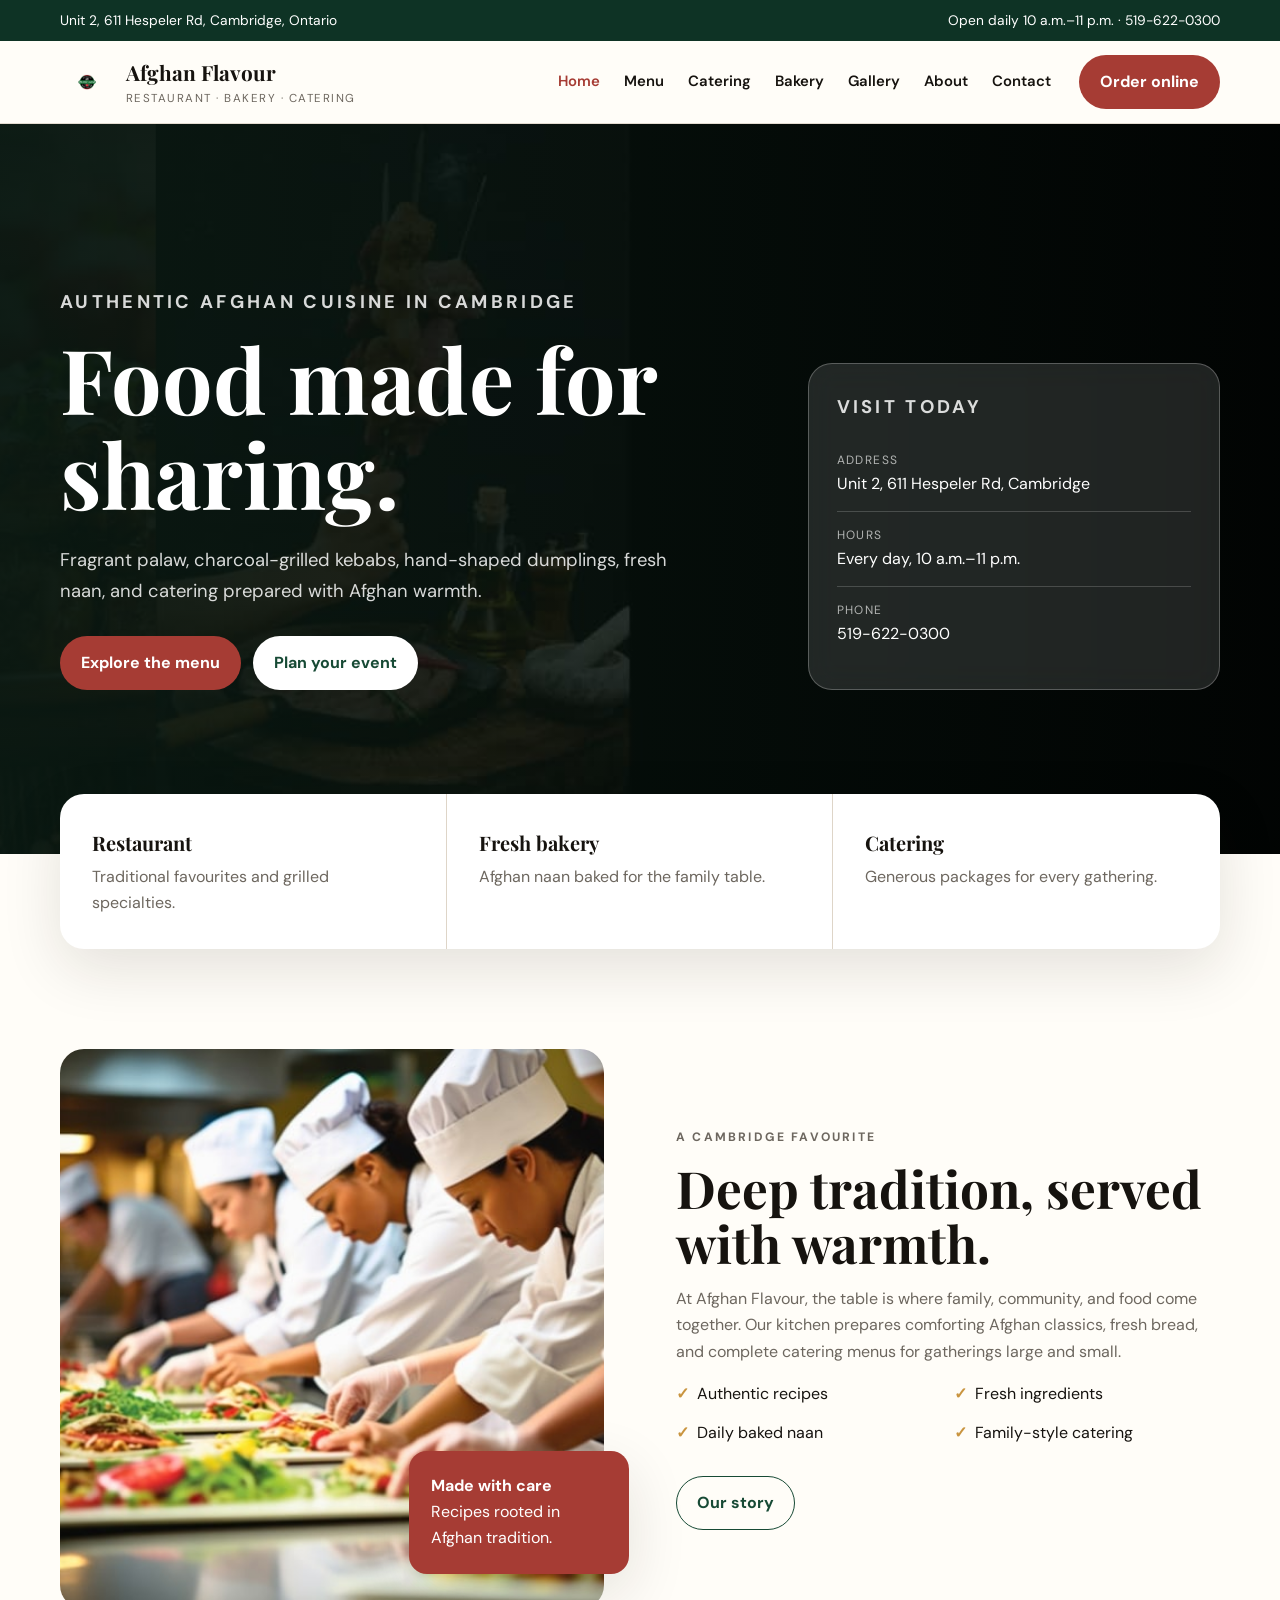
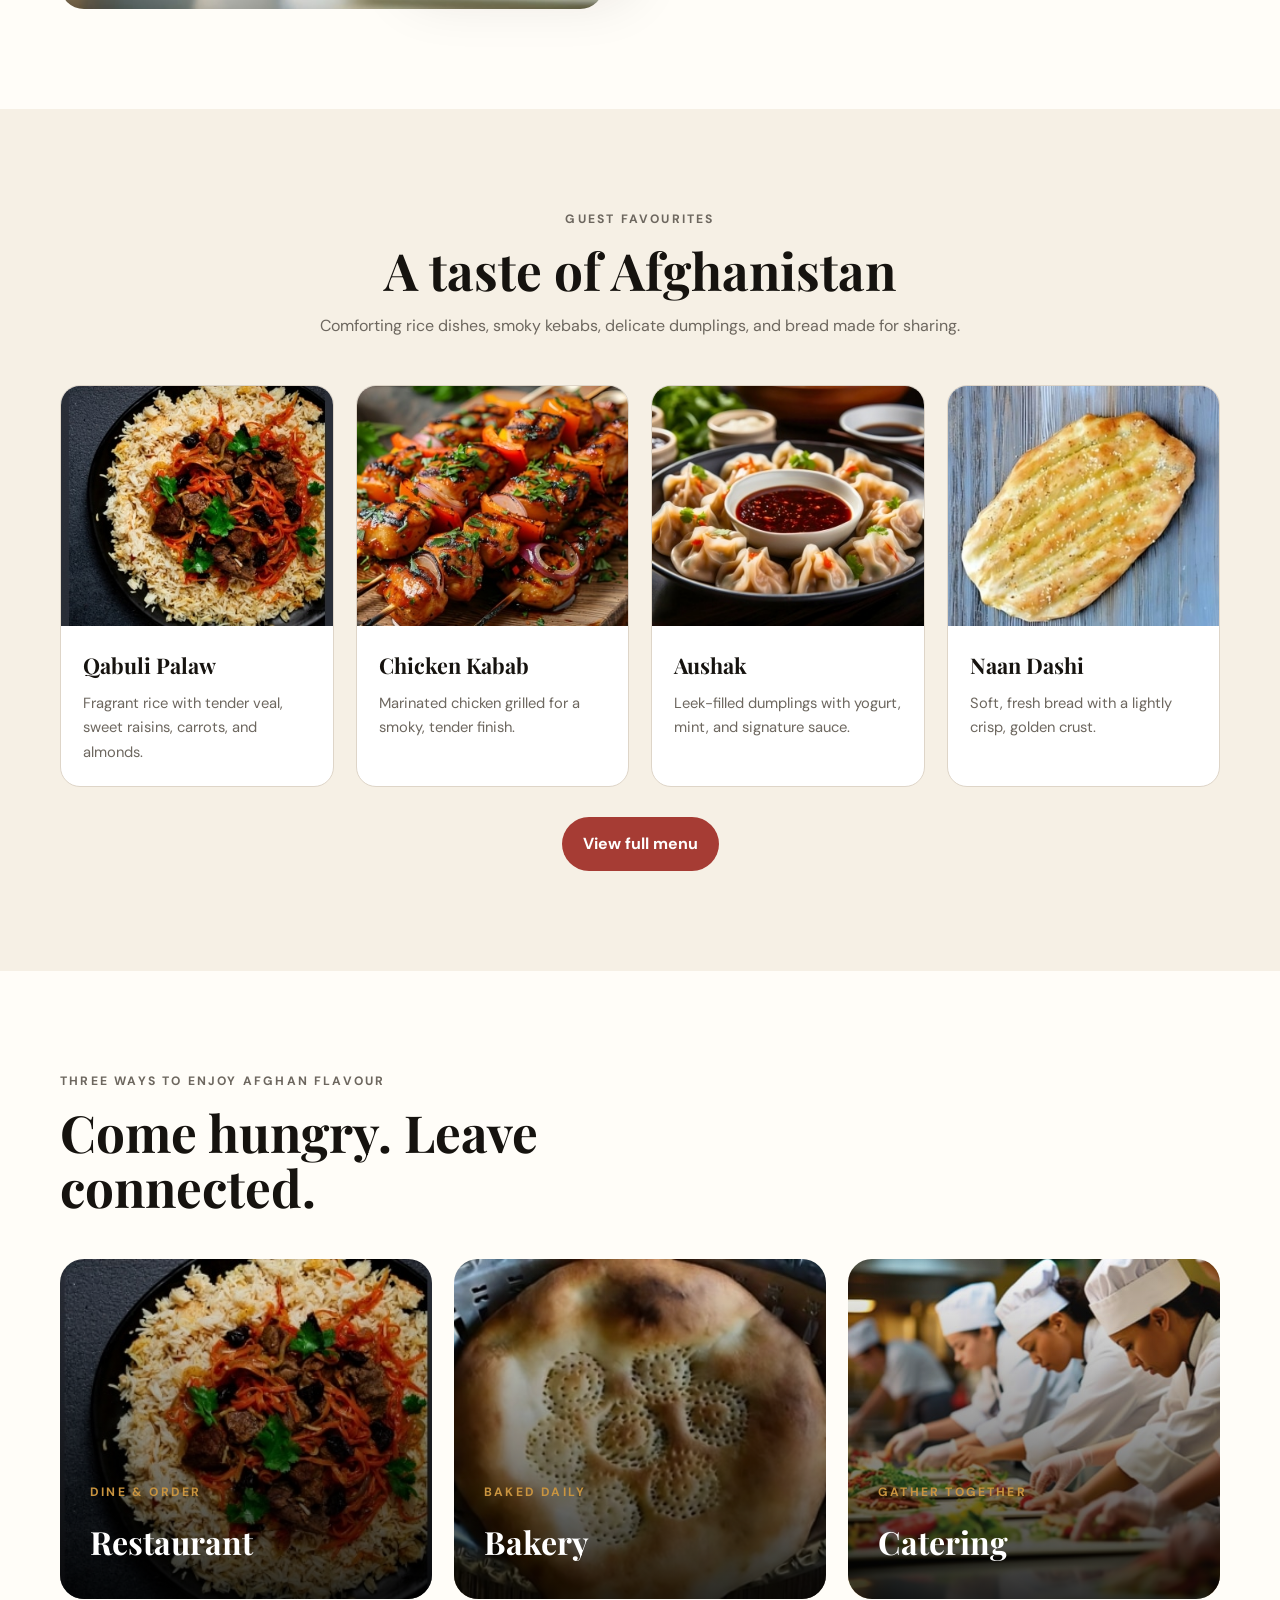
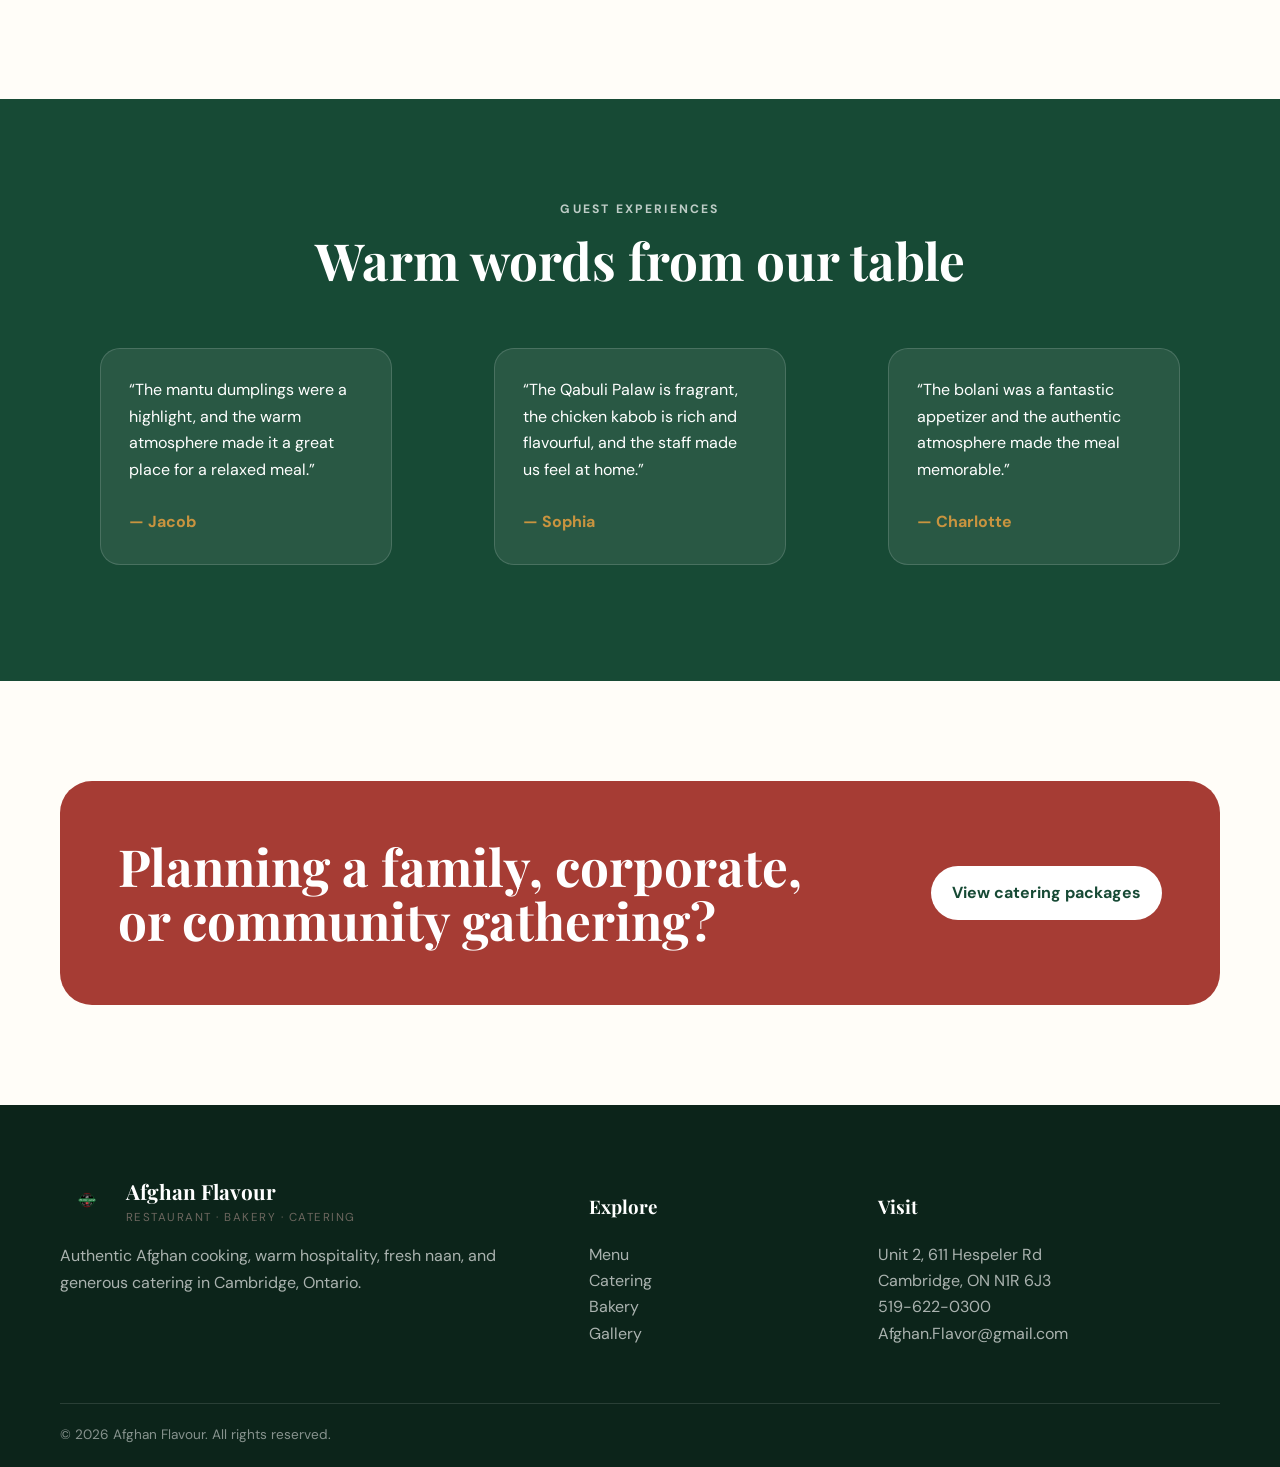
<file: index.html>
<!doctype html><html lang="en"><head><meta charset="utf-8"><meta name="viewport" content="width=device-width,initial-scale=1"><title>Home | Afghan Flavour</title><meta name="description" content="Authentic Afghan restaurant, bakery, and catering in Cambridge, Ontario."><meta name="theme-color" content="#174a35"><link rel="stylesheet" href="assets/styles.css"></head><body><a class="skip" href="#main">Skip to content</a><div class="topbar"><div class="container"><span>Unit 2, 611 Hespeler Rd, Cambridge, Ontario</span><span>Open daily 10 a.m.–11 p.m. · <a href="tel:+15196220300">519-622-0300</a></span></div></div><header class="site-header"><div class="container nav"><a class="brand" href="index.html"><img src="assets/images/file-1-1.png" alt="Afghan Flavour logo"><span><strong>Afghan Flavour</strong><small>Restaurant · Bakery · Catering</small></span></a><nav class="navlinks"><a class="active" href="index.html">Home</a><a class="" href="menu.html">Menu</a><a class="" href="catering.html">Catering</a><a class="" href="bakery.html">Bakery</a><a class="" href="gallery.html">Gallery</a><a class="" href="about.html">About</a><a class="" href="contact.html">Contact</a></nav><a class="btn btn-primary" href="https://www.clover.com/online-ordering/afghan-flavour-cambridge" target="_blank" rel="noopener">Order online</a><button class="menu-btn" data-menu aria-label="Open menu">☰</button></div></header><main id="main"><section class="hero"><div class="container hero-grid"><div><p class="eyebrow">Authentic Afghan cuisine in Cambridge</p><h1>Food made for sharing.</h1><p>Fragrant palaw, charcoal-grilled kebabs, hand-shaped dumplings, fresh naan, and catering prepared with Afghan warmth.</p><div class="actions"><a class="btn btn-primary" href="menu.html">Explore the menu</a><a class="btn btn-light" href="catering.html">Plan your event</a></div></div><aside class="hero-card"><p class="eyebrow">Visit today</p><div><span>Address</span>Unit 2, 611 Hespeler Rd, Cambridge</div><div><span>Hours</span>Every day, 10 a.m.–11 p.m.</div><div><span>Phone</span><a href="tel:+15196220300">519-622-0300</a></div></aside></div></section><div class="intro-strip"><div class="container intro-grid"><a class="intro-item" href="menu.html"><strong>Restaurant</strong><p>Traditional favourites and grilled specialties.</p></a><a class="intro-item" href="bakery.html"><strong>Fresh bakery</strong><p>Afghan naan baked for the family table.</p></a><a class="intro-item" href="catering.html"><strong>Catering</strong><p>Generous packages for every gathering.</p></a></div></div><section><div class="container split"><div class="photo-stack"><img src="assets/images/Untitled-design-2024-08-08T152100.084.jpg" alt="Afghan meal at Afghan Flavour"><div class="photo-note"><strong>Made with care</strong><br>Recipes rooted in Afghan tradition.</div></div><div class="copy"><p class="eyebrow">A Cambridge favourite</p><h2>Deep tradition, served with warmth.</h2><p>At Afghan Flavour, the table is where family, community, and food come together. Our kitchen prepares comforting Afghan classics, fresh bread, and complete catering menus for gatherings large and small.</p><ul class="checks"><li>Authentic recipes</li><li>Fresh ingredients</li><li>Daily baked naan</li><li>Family-style catering</li></ul><div class="actions"><a class="btn btn-outline" href="about.html">Our story</a></div></div></div></section><section class="section-cream"><div class="container"><div class="section-head center"><p class="eyebrow">Guest favourites</p><h2>A taste of Afghanistan</h2><p>Comforting rice dishes, smoky kebabs, delicate dumplings, and bread made for sharing.</p></div><div class="cards"><article class="card"><img src="assets/images/Kabuli-Pulao.jpg" alt="Qabuli Palaw"><div class="card-body"><h3>Qabuli Palaw</h3><p>Fragrant rice with tender veal, sweet raisins, carrots, and almonds.</p></div></article><article class="card"><img src="assets/images/Chicken-Kabab.jpg" alt="Chicken Kabab"><div class="card-body"><h3>Chicken Kabab</h3><p>Marinated chicken grilled for a smoky, tender finish.</p></div></article><article class="card"><img src="assets/images/Dumpling.jpg" alt="Aushak"><div class="card-body"><h3>Aushak</h3><p>Leek-filled dumplings with yogurt, mint, and signature sauce.</p></div></article><article class="card"><img src="assets/images/Naan-Dashi-3.jpg" alt="Naan Dashi"><div class="card-body"><h3>Naan Dashi</h3><p>Soft, fresh bread with a lightly crisp, golden crust.</p></div></article></div><div class="actions" style="justify-content:center"><a class="btn btn-primary" href="menu.html">View full menu</a></div></div></section><section><div class="container"><div class="section-head"><p class="eyebrow">Three ways to enjoy Afghan Flavour</p><h2>Come hungry. Leave connected.</h2></div><div class="category-grid"><a class="category" href="menu.html" style="background-image:url('assets/images/Kabuli-Pulao.jpg')"><p class="eyebrow">Dine & order</p><h3>Restaurant</h3></a><a class="category" href="bakery.html" style="background-image:url('assets/images/Uzbeki-Naan-2.jpg')"><p class="eyebrow">Baked daily</p><h3>Bakery</h3></a><a class="category" href="catering.html" style="background-image:url('assets/images/Untitled-design-2024-08-08T152100.084.jpg')"><p class="eyebrow">Gather together</p><h3>Catering</h3></a></div></div></section><section class="section-green"><div class="container"><div class="section-head center"><p class="eyebrow">Guest experiences</p><h2>Warm words from our table</h2></div><div class="testimonial-grid"><blockquote class="quote">“The mantu dumplings were a highlight, and the warm atmosphere made it a great place for a relaxed meal.”<br><br><cite>— Jacob</cite></blockquote><blockquote class="quote">“The Qabuli Palaw is fragrant, the chicken kabob is rich and flavourful, and the staff made us feel at home.”<br><br><cite>— Sophia</cite></blockquote><blockquote class="quote">“The bolani was a fantastic appetizer and the authentic atmosphere made the meal memorable.”<br><br><cite>— Charlotte</cite></blockquote></div></div></section><section><div class="container cta"><h2>Planning a family, corporate, or community gathering?</h2><a class="btn btn-light" href="catering.html">View catering packages</a></div></section></main><footer><div class="container footer-grid"><div><a class="brand" href="index.html"><img src="assets/images/file-1-1.png" alt="Afghan Flavour"><span><strong>Afghan Flavour</strong><small>Restaurant · Bakery · Catering</small></span></a><p>Authentic Afghan cooking, warm hospitality, fresh naan, and generous catering in Cambridge, Ontario.</p></div><div><h3>Explore</h3><ul><li><a href="menu.html">Menu</a></li><li><a href="catering.html">Catering</a></li><li><a href="bakery.html">Bakery</a></li><li><a href="gallery.html">Gallery</a></li></ul></div><div><h3>Visit</h3><ul><li>Unit 2, 611 Hespeler Rd</li><li>Cambridge, ON N1R 6J3</li><li><a href="tel:+15196220300">519-622-0300</a></li><li><a href="mailto:Afghan.Flavor@gmail.com">Afghan.Flavor@gmail.com</a></li></ul></div></div><div class="container footer-bottom">© <span data-year></span> Afghan Flavour. All rights reserved.</div></footer><script src="assets/site.js"></script></body></html>
</file>
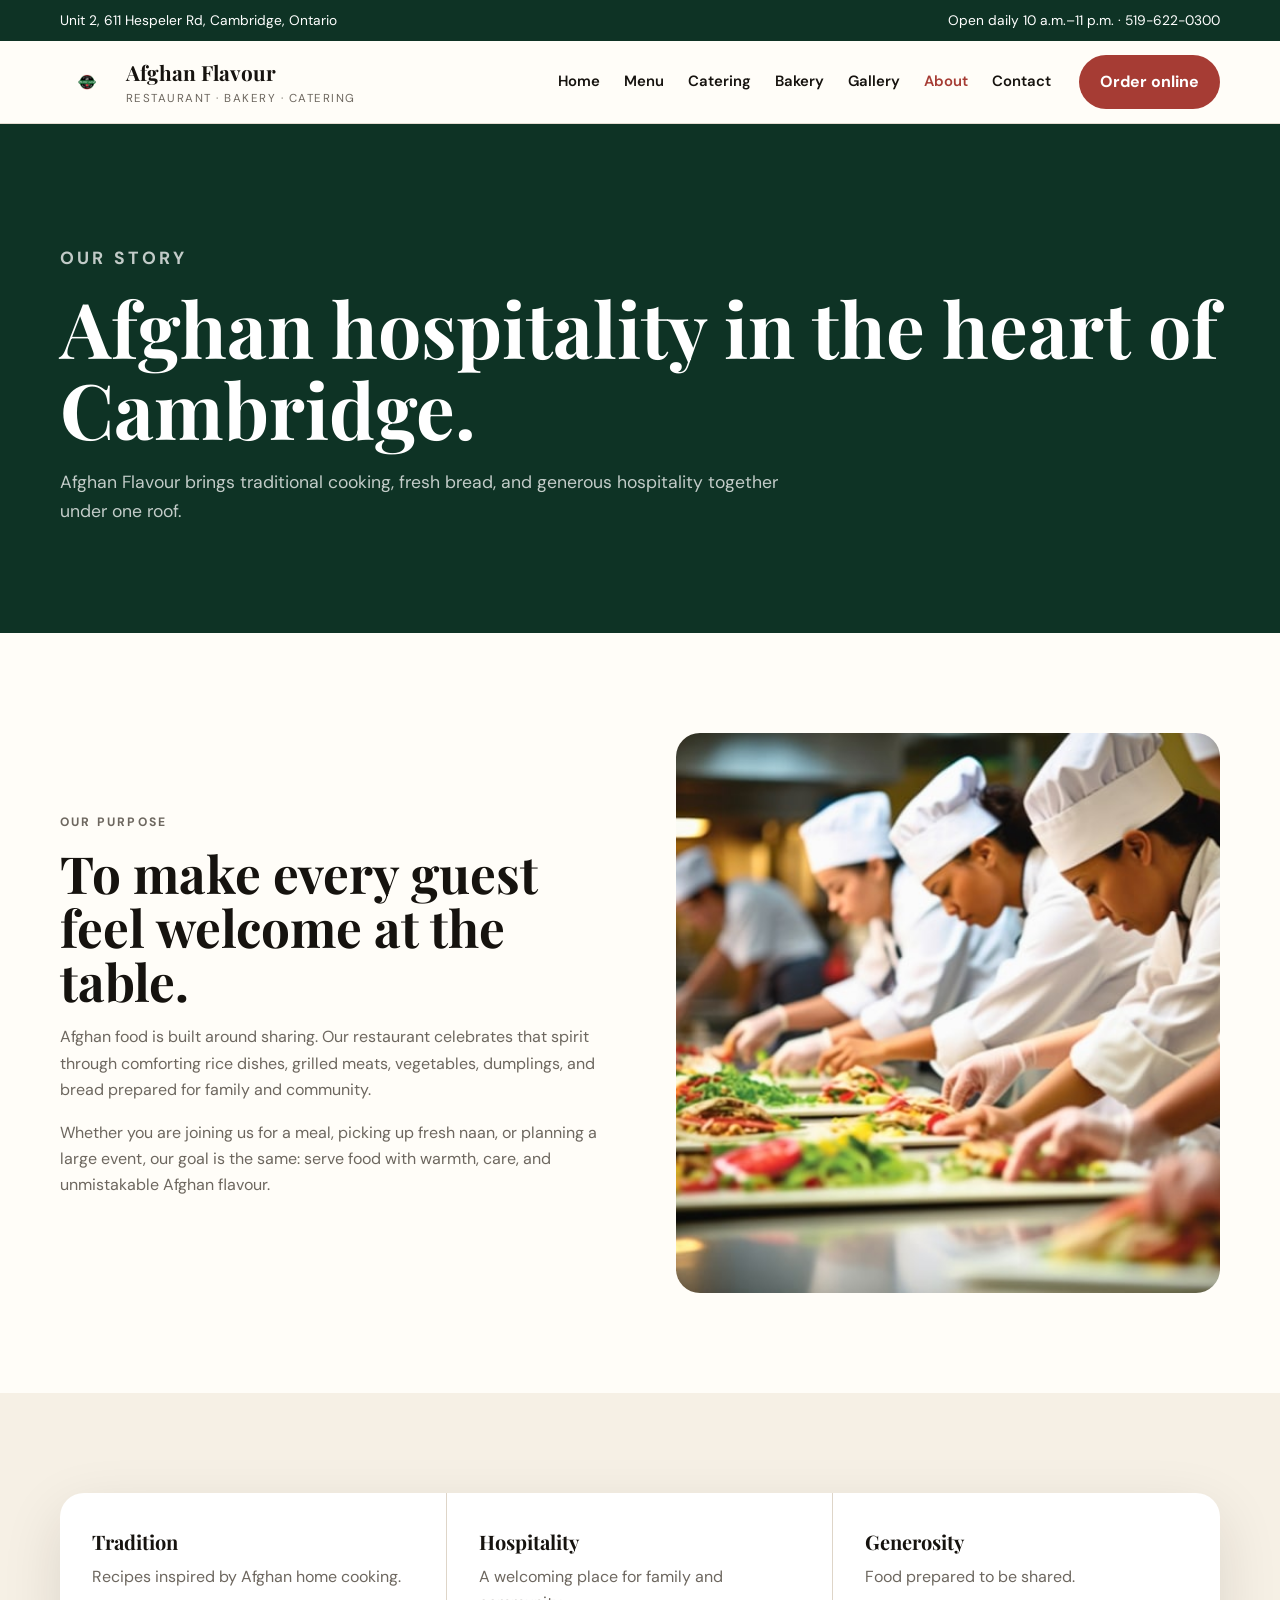
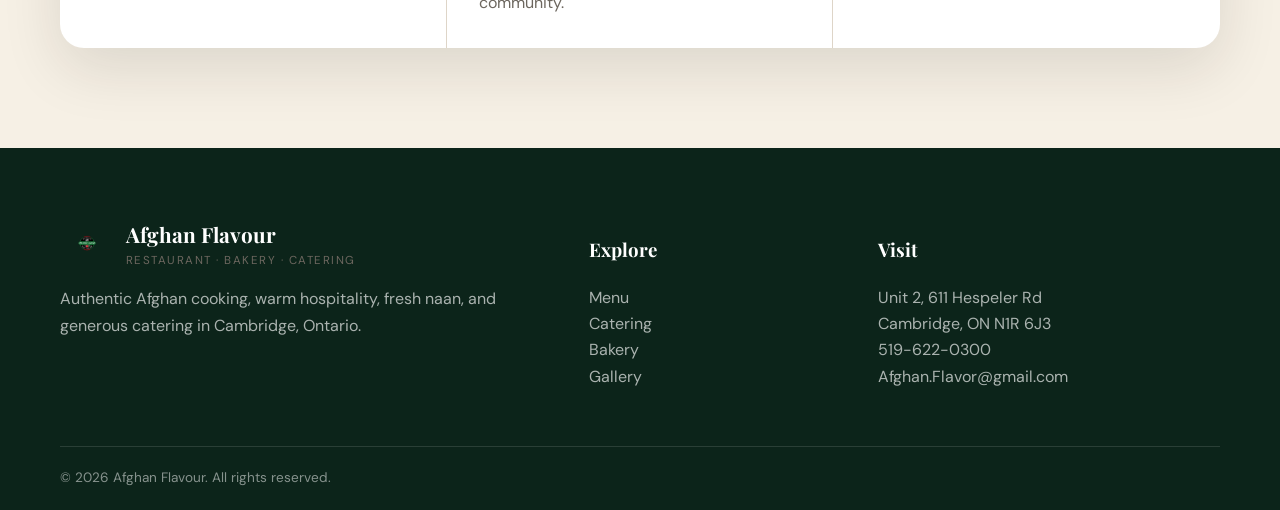
<file: about.html>
<!doctype html><html lang="en"><head><meta charset="utf-8"><meta name="viewport" content="width=device-width,initial-scale=1"><title>About | Afghan Flavour</title><meta name="description" content="Learn about Afghan Flavour restaurant, bakery, and catering."><meta name="theme-color" content="#174a35"><link rel="stylesheet" href="assets/styles.css"></head><body><a class="skip" href="#main">Skip to content</a><div class="topbar"><div class="container"><span>Unit 2, 611 Hespeler Rd, Cambridge, Ontario</span><span>Open daily 10 a.m.–11 p.m. · <a href="tel:+15196220300">519-622-0300</a></span></div></div><header class="site-header"><div class="container nav"><a class="brand" href="index.html"><img src="assets/images/file-1-1.png" alt="Afghan Flavour logo"><span><strong>Afghan Flavour</strong><small>Restaurant · Bakery · Catering</small></span></a><nav class="navlinks"><a class="" href="index.html">Home</a><a class="" href="menu.html">Menu</a><a class="" href="catering.html">Catering</a><a class="" href="bakery.html">Bakery</a><a class="" href="gallery.html">Gallery</a><a class="active" href="about.html">About</a><a class="" href="contact.html">Contact</a></nav><a class="btn btn-primary" href="https://www.clover.com/online-ordering/afghan-flavour-cambridge" target="_blank" rel="noopener">Order online</a><button class="menu-btn" data-menu aria-label="Open menu">☰</button></div></header><main id="main"><section class="page-hero"><div class="container"><p class="eyebrow">Our story</p><h1>Afghan hospitality in the heart of Cambridge.</h1><p>Afghan Flavour brings traditional cooking, fresh bread, and generous hospitality together under one roof.</p></div></section><section><div class="container split"><div class="copy"><p class="eyebrow">Our purpose</p><h2>To make every guest feel welcome at the table.</h2><p>Afghan food is built around sharing. Our restaurant celebrates that spirit through comforting rice dishes, grilled meats, vegetables, dumplings, and bread prepared for family and community.</p><p>Whether you are joining us for a meal, picking up fresh naan, or planning a large event, our goal is the same: serve food with warmth, care, and unmistakable Afghan flavour.</p></div><div class="photo-stack"><img src="assets/images/Untitled-design-2024-08-08T152100.084.jpg" alt="Afghan Flavour cuisine"></div></div></section><section class="section-cream"><div class="container"><div class="intro-grid"><div class="intro-item"><strong>Tradition</strong><p>Recipes inspired by Afghan home cooking.</p></div><div class="intro-item"><strong>Hospitality</strong><p>A welcoming place for family and community.</p></div><div class="intro-item"><strong>Generosity</strong><p>Food prepared to be shared.</p></div></div></div></section></main><footer><div class="container footer-grid"><div><a class="brand" href="index.html"><img src="assets/images/file-1-1.png" alt="Afghan Flavour"><span><strong>Afghan Flavour</strong><small>Restaurant · Bakery · Catering</small></span></a><p>Authentic Afghan cooking, warm hospitality, fresh naan, and generous catering in Cambridge, Ontario.</p></div><div><h3>Explore</h3><ul><li><a href="menu.html">Menu</a></li><li><a href="catering.html">Catering</a></li><li><a href="bakery.html">Bakery</a></li><li><a href="gallery.html">Gallery</a></li></ul></div><div><h3>Visit</h3><ul><li>Unit 2, 611 Hespeler Rd</li><li>Cambridge, ON N1R 6J3</li><li><a href="tel:+15196220300">519-622-0300</a></li><li><a href="mailto:Afghan.Flavor@gmail.com">Afghan.Flavor@gmail.com</a></li></ul></div></div><div class="container footer-bottom">© <span data-year></span> Afghan Flavour. All rights reserved.</div></footer><script src="assets/site.js"></script></body></html>
</file>
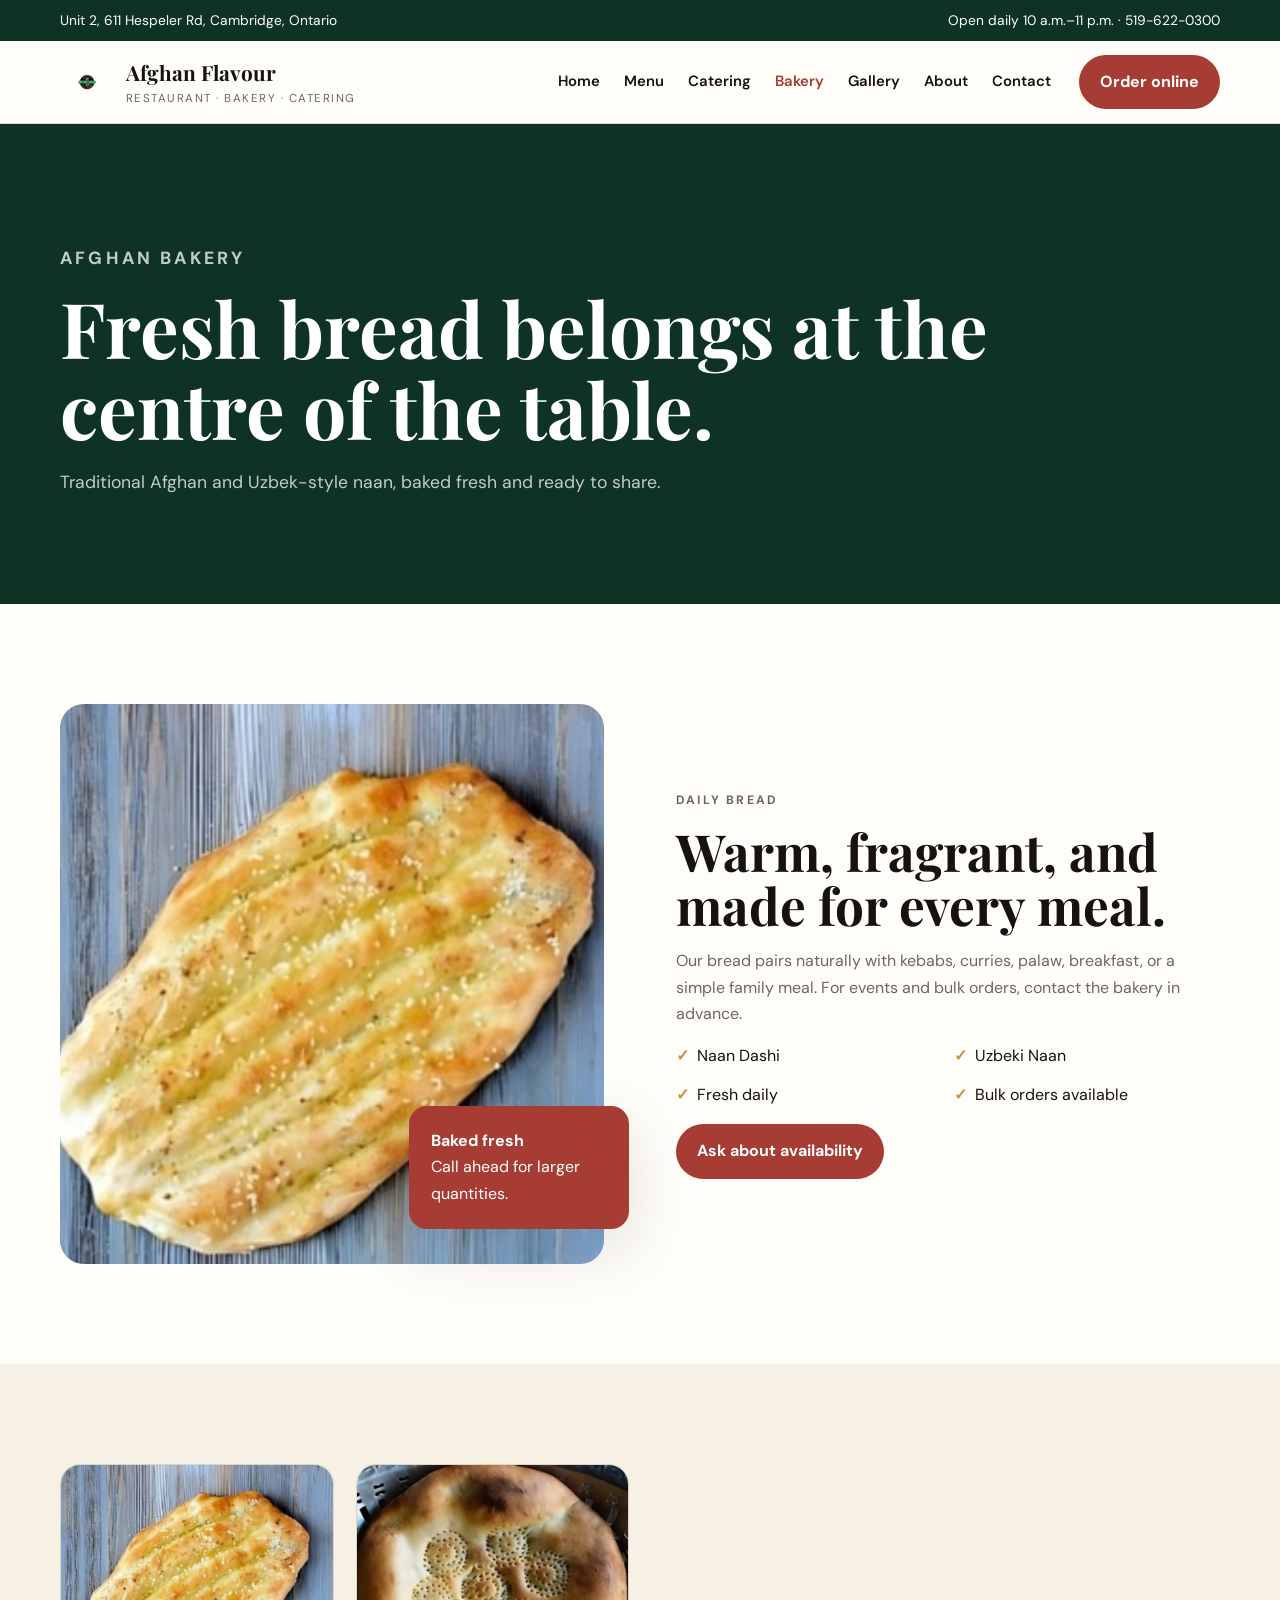
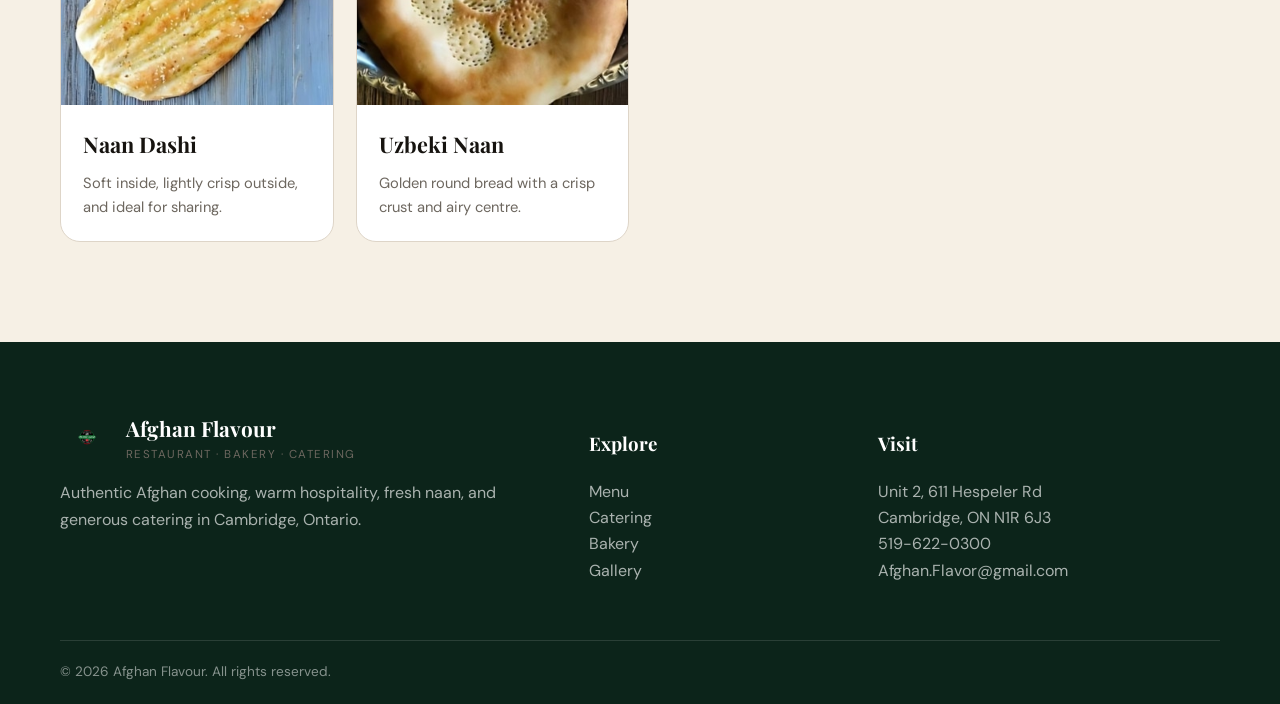
<file: bakery.html>
<!doctype html><html lang="en"><head><meta charset="utf-8"><meta name="viewport" content="width=device-width,initial-scale=1"><title>Bakery | Afghan Flavour</title><meta name="description" content="Fresh Afghan bread and Uzbeki naan in Cambridge."><meta name="theme-color" content="#174a35"><link rel="stylesheet" href="assets/styles.css"></head><body><a class="skip" href="#main">Skip to content</a><div class="topbar"><div class="container"><span>Unit 2, 611 Hespeler Rd, Cambridge, Ontario</span><span>Open daily 10 a.m.–11 p.m. · <a href="tel:+15196220300">519-622-0300</a></span></div></div><header class="site-header"><div class="container nav"><a class="brand" href="index.html"><img src="assets/images/file-1-1.png" alt="Afghan Flavour logo"><span><strong>Afghan Flavour</strong><small>Restaurant · Bakery · Catering</small></span></a><nav class="navlinks"><a class="" href="index.html">Home</a><a class="" href="menu.html">Menu</a><a class="" href="catering.html">Catering</a><a class="active" href="bakery.html">Bakery</a><a class="" href="gallery.html">Gallery</a><a class="" href="about.html">About</a><a class="" href="contact.html">Contact</a></nav><a class="btn btn-primary" href="https://www.clover.com/online-ordering/afghan-flavour-cambridge" target="_blank" rel="noopener">Order online</a><button class="menu-btn" data-menu aria-label="Open menu">☰</button></div></header><main id="main"><section class="page-hero"><div class="container"><p class="eyebrow">Afghan bakery</p><h1>Fresh bread belongs at the centre of the table.</h1><p>Traditional Afghan and Uzbek-style naan, baked fresh and ready to share.</p></div></section><section><div class="container split"><div class="photo-stack"><img src="assets/images/Naan-Dashi-3.jpg" alt="Fresh naan dashi"><div class="photo-note"><strong>Baked fresh</strong><br>Call ahead for larger quantities.</div></div><div class="copy"><p class="eyebrow">Daily bread</p><h2>Warm, fragrant, and made for every meal.</h2><p>Our bread pairs naturally with kebabs, curries, palaw, breakfast, or a simple family meal. For events and bulk orders, contact the bakery in advance.</p><ul class="checks"><li>Naan Dashi</li><li>Uzbeki Naan</li><li>Fresh daily</li><li>Bulk orders available</li></ul><a class="btn btn-primary" href="contact.html">Ask about availability</a></div></div></section><section class="section-cream"><div class="container"><div class="cards"><article class="card"><img src="assets/images/Naan-Dashi-3.jpg" alt="Naan Dashi"><div class="card-body"><h3>Naan Dashi</h3><p>Soft inside, lightly crisp outside, and ideal for sharing.</p></div></article><article class="card"><img src="assets/images/Uzbeki-Naan-2.jpg" alt="Uzbeki Naan"><div class="card-body"><h3>Uzbeki Naan</h3><p>Golden round bread with a crisp crust and airy centre.</p></div></article></div></div></section></main><footer><div class="container footer-grid"><div><a class="brand" href="index.html"><img src="assets/images/file-1-1.png" alt="Afghan Flavour"><span><strong>Afghan Flavour</strong><small>Restaurant · Bakery · Catering</small></span></a><p>Authentic Afghan cooking, warm hospitality, fresh naan, and generous catering in Cambridge, Ontario.</p></div><div><h3>Explore</h3><ul><li><a href="menu.html">Menu</a></li><li><a href="catering.html">Catering</a></li><li><a href="bakery.html">Bakery</a></li><li><a href="gallery.html">Gallery</a></li></ul></div><div><h3>Visit</h3><ul><li>Unit 2, 611 Hespeler Rd</li><li>Cambridge, ON N1R 6J3</li><li><a href="tel:+15196220300">519-622-0300</a></li><li><a href="mailto:Afghan.Flavor@gmail.com">Afghan.Flavor@gmail.com</a></li></ul></div></div><div class="container footer-bottom">© <span data-year></span> Afghan Flavour. All rights reserved.</div></footer><script src="assets/site.js"></script></body></html>
</file>
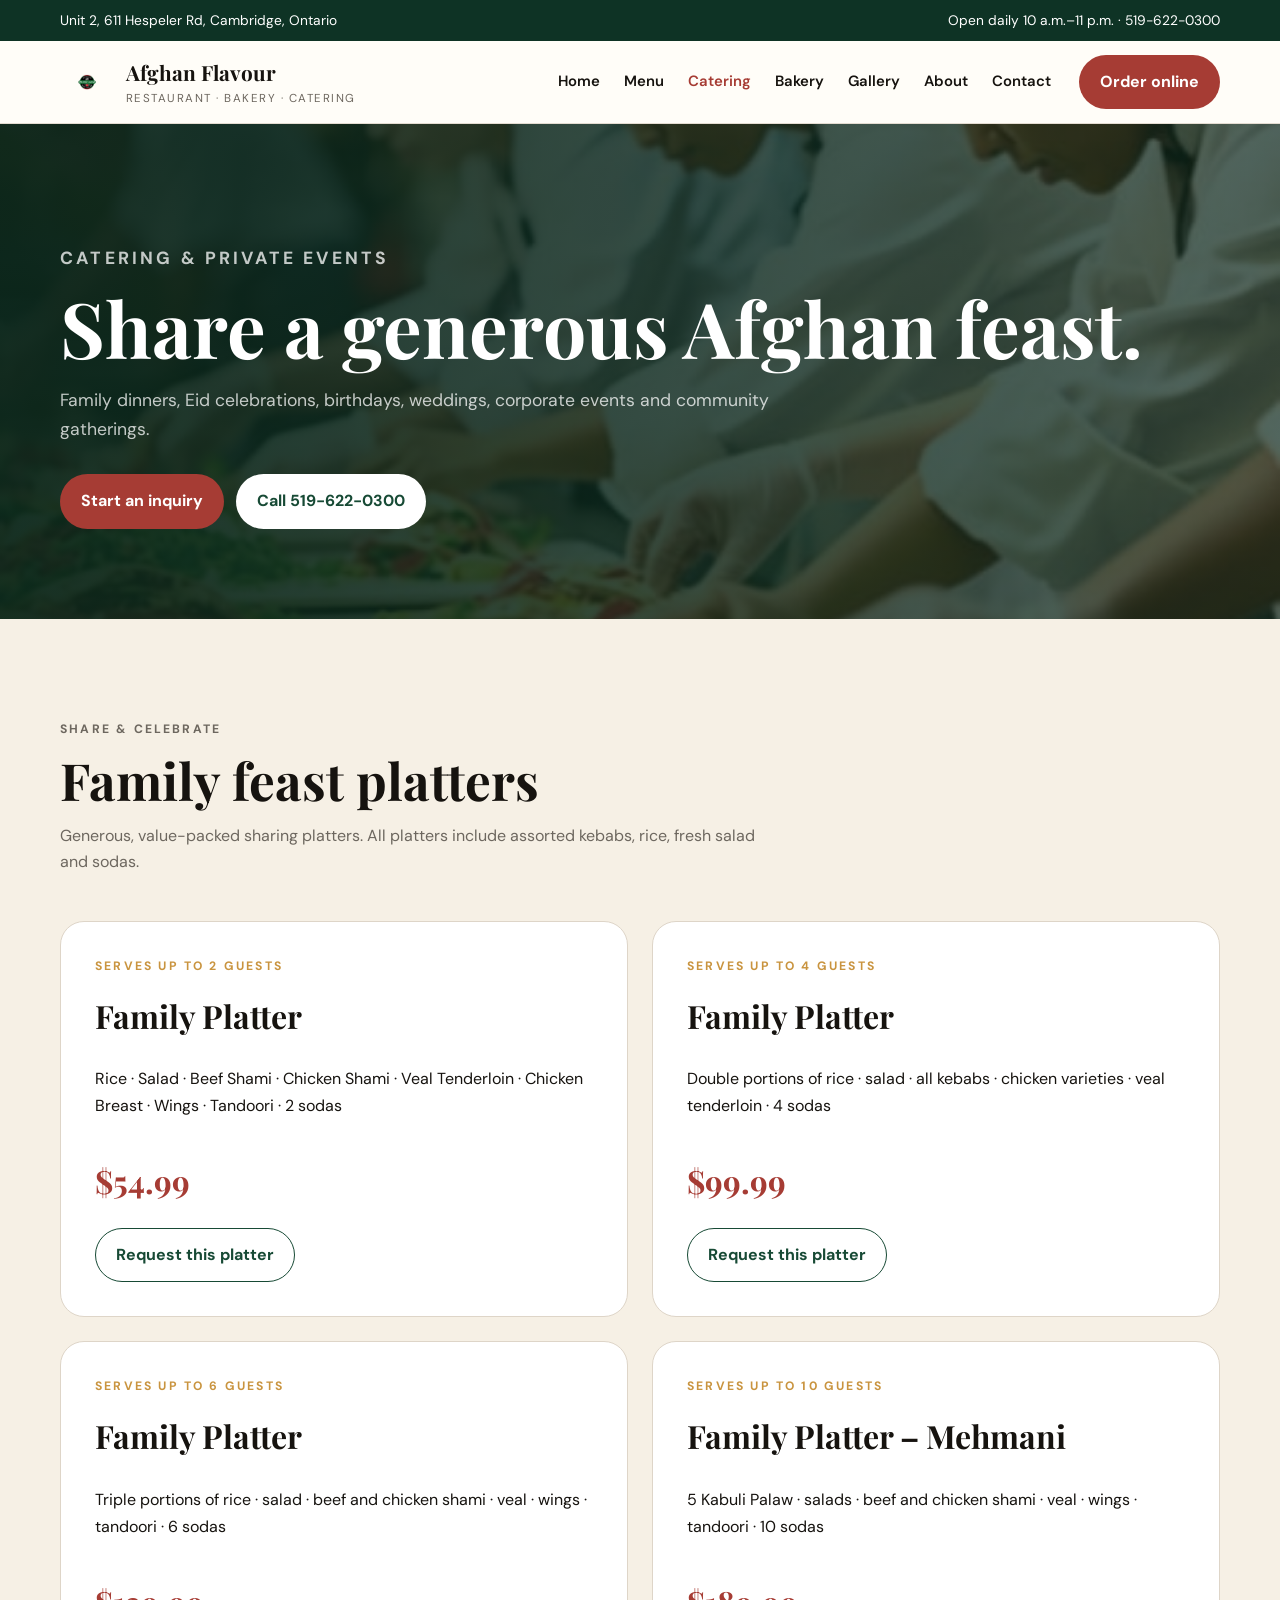
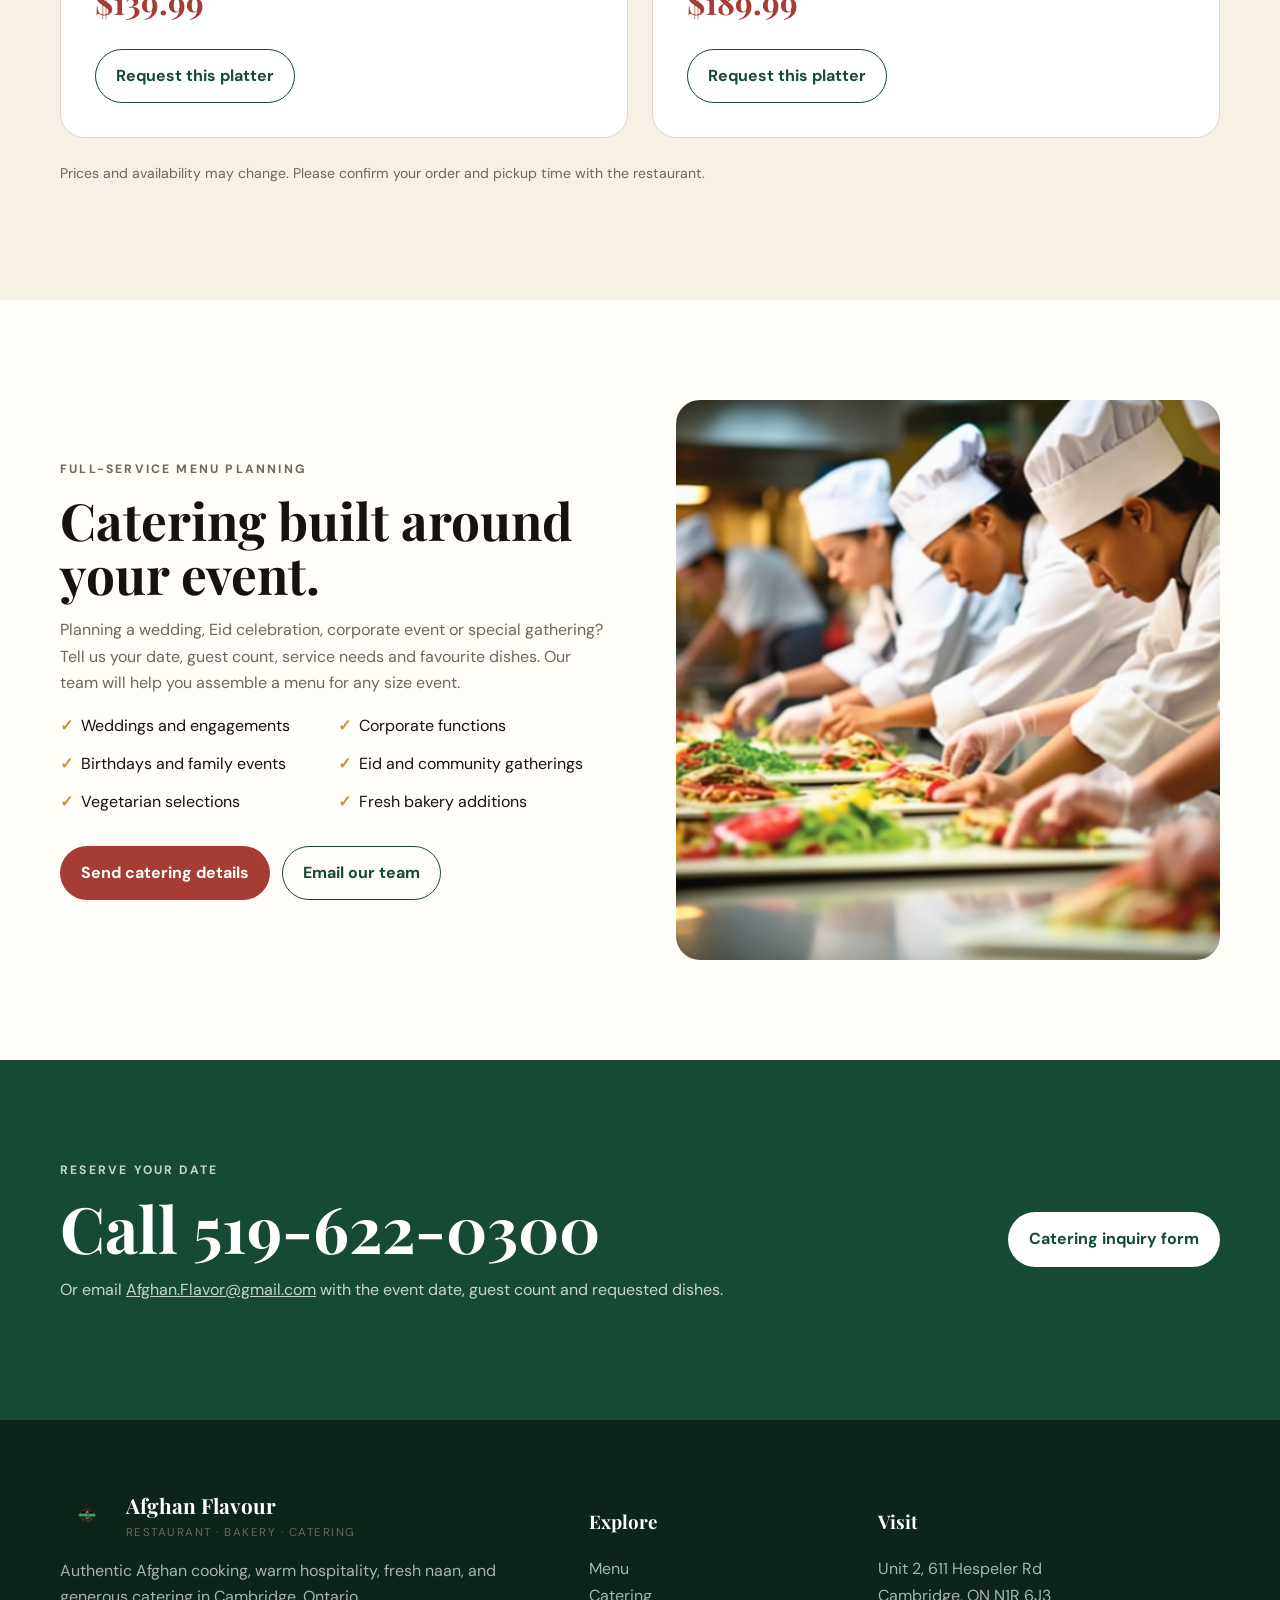
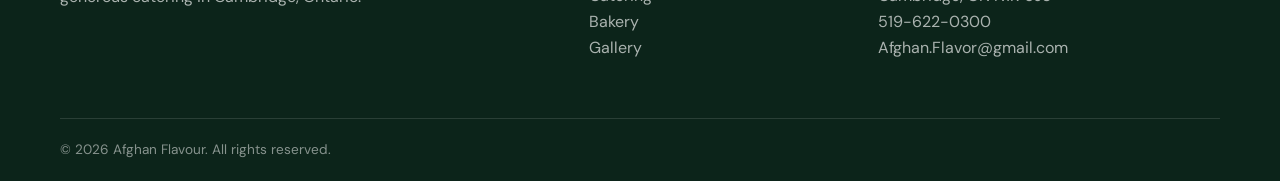
<file: catering.html>
<!doctype html><html lang="en"><head><meta charset="utf-8"><meta name="viewport" content="width=device-width,initial-scale=1"><title>Catering & Family Platters | Afghan Flavour Cambridge</title><meta name="description" content="View Afghan Flavour family feast platters and request catering for weddings, Eid, birthdays, corporate events and community gatherings."><meta name="theme-color" content="#174a35"><link rel="stylesheet" href="assets/styles.css"></head><body><a class="skip" href="#main">Skip to content</a><div class="topbar"><div class="container"><span>Unit 2, 611 Hespeler Rd, Cambridge, Ontario</span><span>Open daily 10 a.m.–11 p.m. · <a href="tel:+15196220300">519-622-0300</a></span></div></div><header class="site-header"><div class="container nav"><a class="brand" href="index.html"><img src="assets/images/file-1-1.png" alt="Afghan Flavour logo"><span><strong>Afghan Flavour</strong><small>Restaurant · Bakery · Catering</small></span></a><nav class="navlinks"><a href="index.html">Home</a><a href="menu.html">Menu</a><a class="active" href="catering.html">Catering</a><a href="bakery.html">Bakery</a><a href="gallery.html">Gallery</a><a href="about.html">About</a><a href="contact.html">Contact</a></nav><a class="btn btn-primary" href="https://www.clover.com/online-ordering/afghan-flavour-cambridge" target="_blank" rel="noopener">Order online</a><button class="menu-btn" data-menu aria-label="Open menu">☰</button></div></header><main id="main"><section class="page-hero catering-hero"><div class="container"><p class="eyebrow">Catering & private events</p><h1>Share a generous Afghan feast.</h1><p>Family dinners, Eid celebrations, birthdays, weddings, corporate events and community gatherings.</p><div class="actions"><a class="btn btn-primary" href="contact.html">Start an inquiry</a><a class="btn btn-light" href="tel:+15196220300">Call 519-622-0300</a></div></div></section><section class="section-cream"><div class="container"><div class="section-head"><p class="eyebrow">Share & celebrate</p><h2>Family feast platters</h2><p>Generous, value-packed sharing platters. All platters include assorted kebabs, rice, fresh salad and sodas.</p></div><div class="package-grid"><article class="package platter"><p class="eyebrow">Serves up to 2 guests</p><h3>Family Platter</h3><p>Rice · Salad · Beef Shami · Chicken Shami · Veal Tenderloin · Chicken Breast · Wings · Tandoori · 2 sodas</p><div class="package-price">$54.99</div><a class="btn btn-outline" href="contact.html">Request this platter</a></article><article class="package platter"><p class="eyebrow">Serves up to 4 guests</p><h3>Family Platter</h3><p>Double portions of rice · salad · all kebabs · chicken varieties · veal tenderloin · 4 sodas</p><div class="package-price">$99.99</div><a class="btn btn-outline" href="contact.html">Request this platter</a></article><article class="package platter"><p class="eyebrow">Serves up to 6 guests</p><h3>Family Platter</h3><p>Triple portions of rice · salad · beef and chicken shami · veal · wings · tandoori · 6 sodas</p><div class="package-price">$139.99</div><a class="btn btn-outline" href="contact.html">Request this platter</a></article><article class="package platter"><p class="eyebrow">Serves up to 10 guests</p><h3>Family Platter – Mehmani</h3><p>5 Kabuli Palaw · salads · beef and chicken shami · veal · wings · tandoori · 10 sodas</p><div class="package-price">$189.99</div><a class="btn btn-outline" href="contact.html">Request this platter</a></article></div><p class="price-note">Prices and availability may change. Please confirm your order and pickup time with the restaurant.</p></div></section><section><div class="container split"><div class="copy"><p class="eyebrow">Full-service menu planning</p><h2>Catering built around your event.</h2><p>Planning a wedding, Eid celebration, corporate event or special gathering? Tell us your date, guest count, service needs and favourite dishes. Our team will help you assemble a menu for any size event.</p><ul class="checks"><li>Weddings and engagements</li><li>Corporate functions</li><li>Birthdays and family events</li><li>Eid and community gatherings</li><li>Vegetarian selections</li><li>Fresh bakery additions</li></ul><div class="actions"><a class="btn btn-primary" href="contact.html">Send catering details</a><a class="btn btn-outline" href="mailto:Afghan.Flavor@gmail.com">Email our team</a></div></div><div class="photo-stack"><img src="assets/images/Untitled-design-2024-08-08T152100.084.jpg" alt="Afghan catering spread"></div></div></section><section class="section-green"><div class="container contact-banner"><div><p class="eyebrow">Reserve your date</p><h2>Call 519-622-0300</h2><p>Or email <a href="mailto:Afghan.Flavor@gmail.com">Afghan.Flavor@gmail.com</a> with the event date, guest count and requested dishes.</p></div><a class="btn btn-light" href="contact.html">Catering inquiry form</a></div></section></main><footer><div class="container footer-grid"><div><a class="brand" href="index.html"><img src="assets/images/file-1-1.png" alt="Afghan Flavour"><span><strong>Afghan Flavour</strong><small>Restaurant · Bakery · Catering</small></span></a><p>Authentic Afghan cooking, warm hospitality, fresh naan, and generous catering in Cambridge, Ontario.</p></div><div><h3>Explore</h3><ul><li><a href="menu.html">Menu</a></li><li><a href="catering.html">Catering</a></li><li><a href="bakery.html">Bakery</a></li><li><a href="gallery.html">Gallery</a></li></ul></div><div><h3>Visit</h3><ul><li>Unit 2, 611 Hespeler Rd</li><li>Cambridge, ON N1R 6J3</li><li><a href="tel:+15196220300">519-622-0300</a></li><li><a href="mailto:Afghan.Flavor@gmail.com">Afghan.Flavor@gmail.com</a></li></ul></div></div><div class="container footer-bottom">© <span data-year></span> Afghan Flavour. All rights reserved.</div></footer><script src="assets/site.js"></script></body></html>
</file>
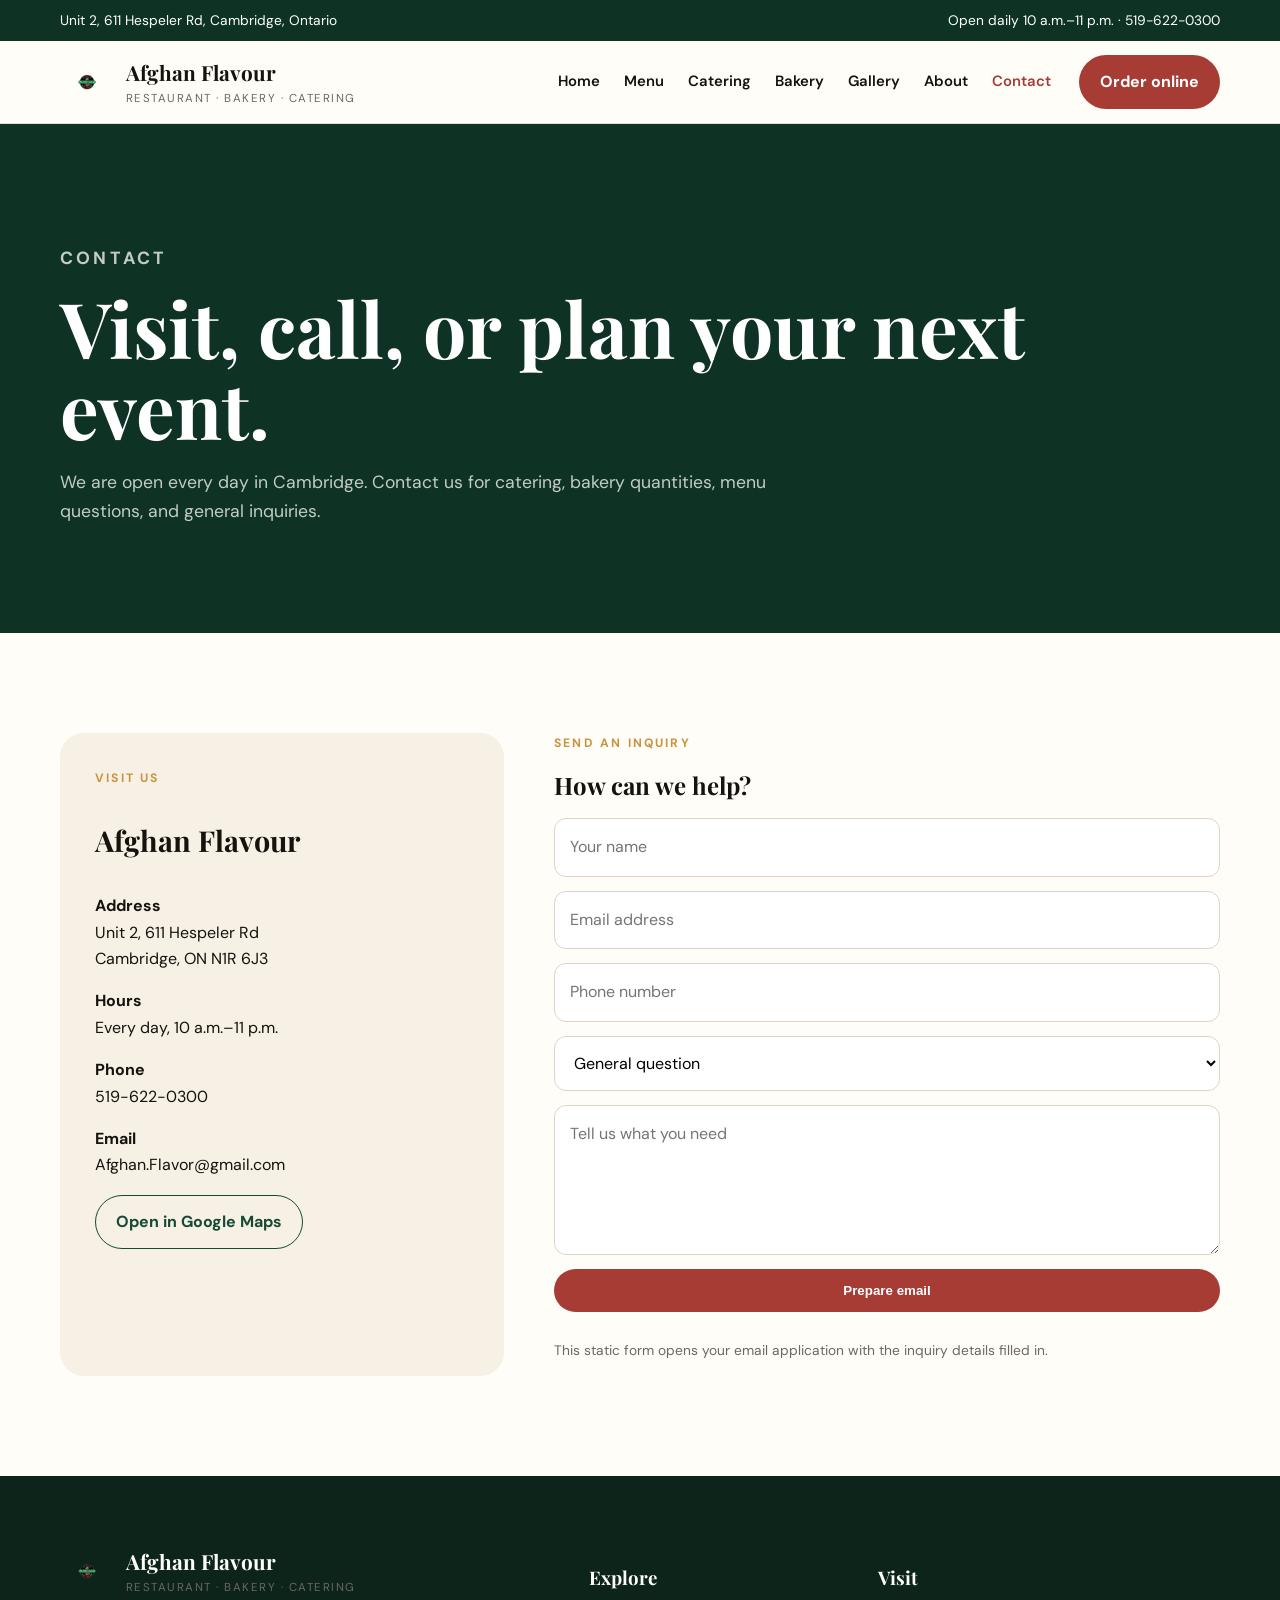
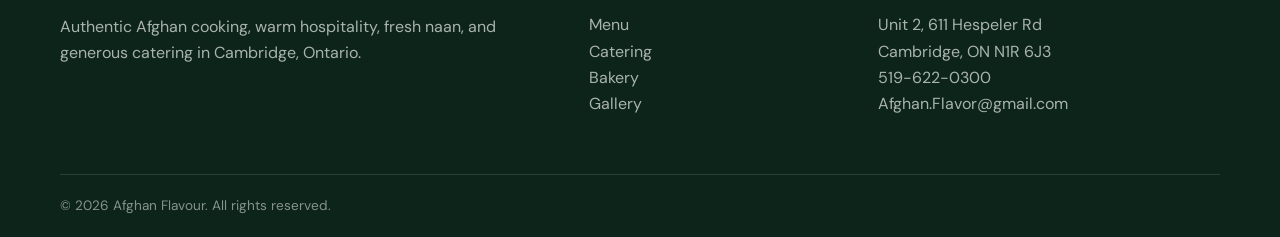
<file: contact.html>
<!doctype html><html lang="en"><head><meta charset="utf-8"><meta name="viewport" content="width=device-width,initial-scale=1"><title>Contact | Afghan Flavour</title><meta name="description" content="Contact Afghan Flavour in Cambridge, Ontario."><meta name="theme-color" content="#174a35"><link rel="stylesheet" href="assets/styles.css"></head><body><a class="skip" href="#main">Skip to content</a><div class="topbar"><div class="container"><span>Unit 2, 611 Hespeler Rd, Cambridge, Ontario</span><span>Open daily 10 a.m.–11 p.m. · <a href="tel:+15196220300">519-622-0300</a></span></div></div><header class="site-header"><div class="container nav"><a class="brand" href="index.html"><img src="assets/images/file-1-1.png" alt="Afghan Flavour logo"><span><strong>Afghan Flavour</strong><small>Restaurant · Bakery · Catering</small></span></a><nav class="navlinks"><a class="" href="index.html">Home</a><a class="" href="menu.html">Menu</a><a class="" href="catering.html">Catering</a><a class="" href="bakery.html">Bakery</a><a class="" href="gallery.html">Gallery</a><a class="" href="about.html">About</a><a class="active" href="contact.html">Contact</a></nav><a class="btn btn-primary" href="https://www.clover.com/online-ordering/afghan-flavour-cambridge" target="_blank" rel="noopener">Order online</a><button class="menu-btn" data-menu aria-label="Open menu">☰</button></div></header><main id="main"><section class="page-hero"><div class="container"><p class="eyebrow">Contact</p><h1>Visit, call, or plan your next event.</h1><p>We are open every day in Cambridge. Contact us for catering, bakery quantities, menu questions, and general inquiries.</p></div></section><section><div class="container contact-grid"><div class="contact-card"><p class="eyebrow">Visit us</p><h3>Afghan Flavour</h3><p><strong>Address</strong><br>Unit 2, 611 Hespeler Rd<br>Cambridge, ON N1R 6J3</p><p><strong>Hours</strong><br>Every day, 10 a.m.–11 p.m.</p><p><strong>Phone</strong><br><a href="tel:+15196220300">519-622-0300</a></p><p><strong>Email</strong><br><a href="mailto:Afghan.Flavor@gmail.com">Afghan.Flavor@gmail.com</a></p><a class="btn btn-outline" target="_blank" rel="noopener" href="https://www.google.com/maps/search/?api=1&query=611+Hespeler+Rd+Cambridge+ON">Open in Google Maps</a></div><div><p class="eyebrow">Send an inquiry</p><h2>How can we help?</h2><form class="form"><input name="name" placeholder="Your name" required><input name="email" type="email" placeholder="Email address" required><input name="phone" placeholder="Phone number"><select name="subject"><option>General question</option><option>Catering inquiry</option><option>Bakery order</option><option>Restaurant feedback</option></select><textarea name="message" placeholder="Tell us what you need" required></textarea><button class="btn btn-primary" type="submit">Prepare email</button><p class="notice">This static form opens your email application with the inquiry details filled in.</p></form></div></div></section></main><footer><div class="container footer-grid"><div><a class="brand" href="index.html"><img src="assets/images/file-1-1.png" alt="Afghan Flavour"><span><strong>Afghan Flavour</strong><small>Restaurant · Bakery · Catering</small></span></a><p>Authentic Afghan cooking, warm hospitality, fresh naan, and generous catering in Cambridge, Ontario.</p></div><div><h3>Explore</h3><ul><li><a href="menu.html">Menu</a></li><li><a href="catering.html">Catering</a></li><li><a href="bakery.html">Bakery</a></li><li><a href="gallery.html">Gallery</a></li></ul></div><div><h3>Visit</h3><ul><li>Unit 2, 611 Hespeler Rd</li><li>Cambridge, ON N1R 6J3</li><li><a href="tel:+15196220300">519-622-0300</a></li><li><a href="mailto:Afghan.Flavor@gmail.com">Afghan.Flavor@gmail.com</a></li></ul></div></div><div class="container footer-bottom">© <span data-year></span> Afghan Flavour. All rights reserved.</div></footer><script src="assets/site.js"></script></body></html>
</file>
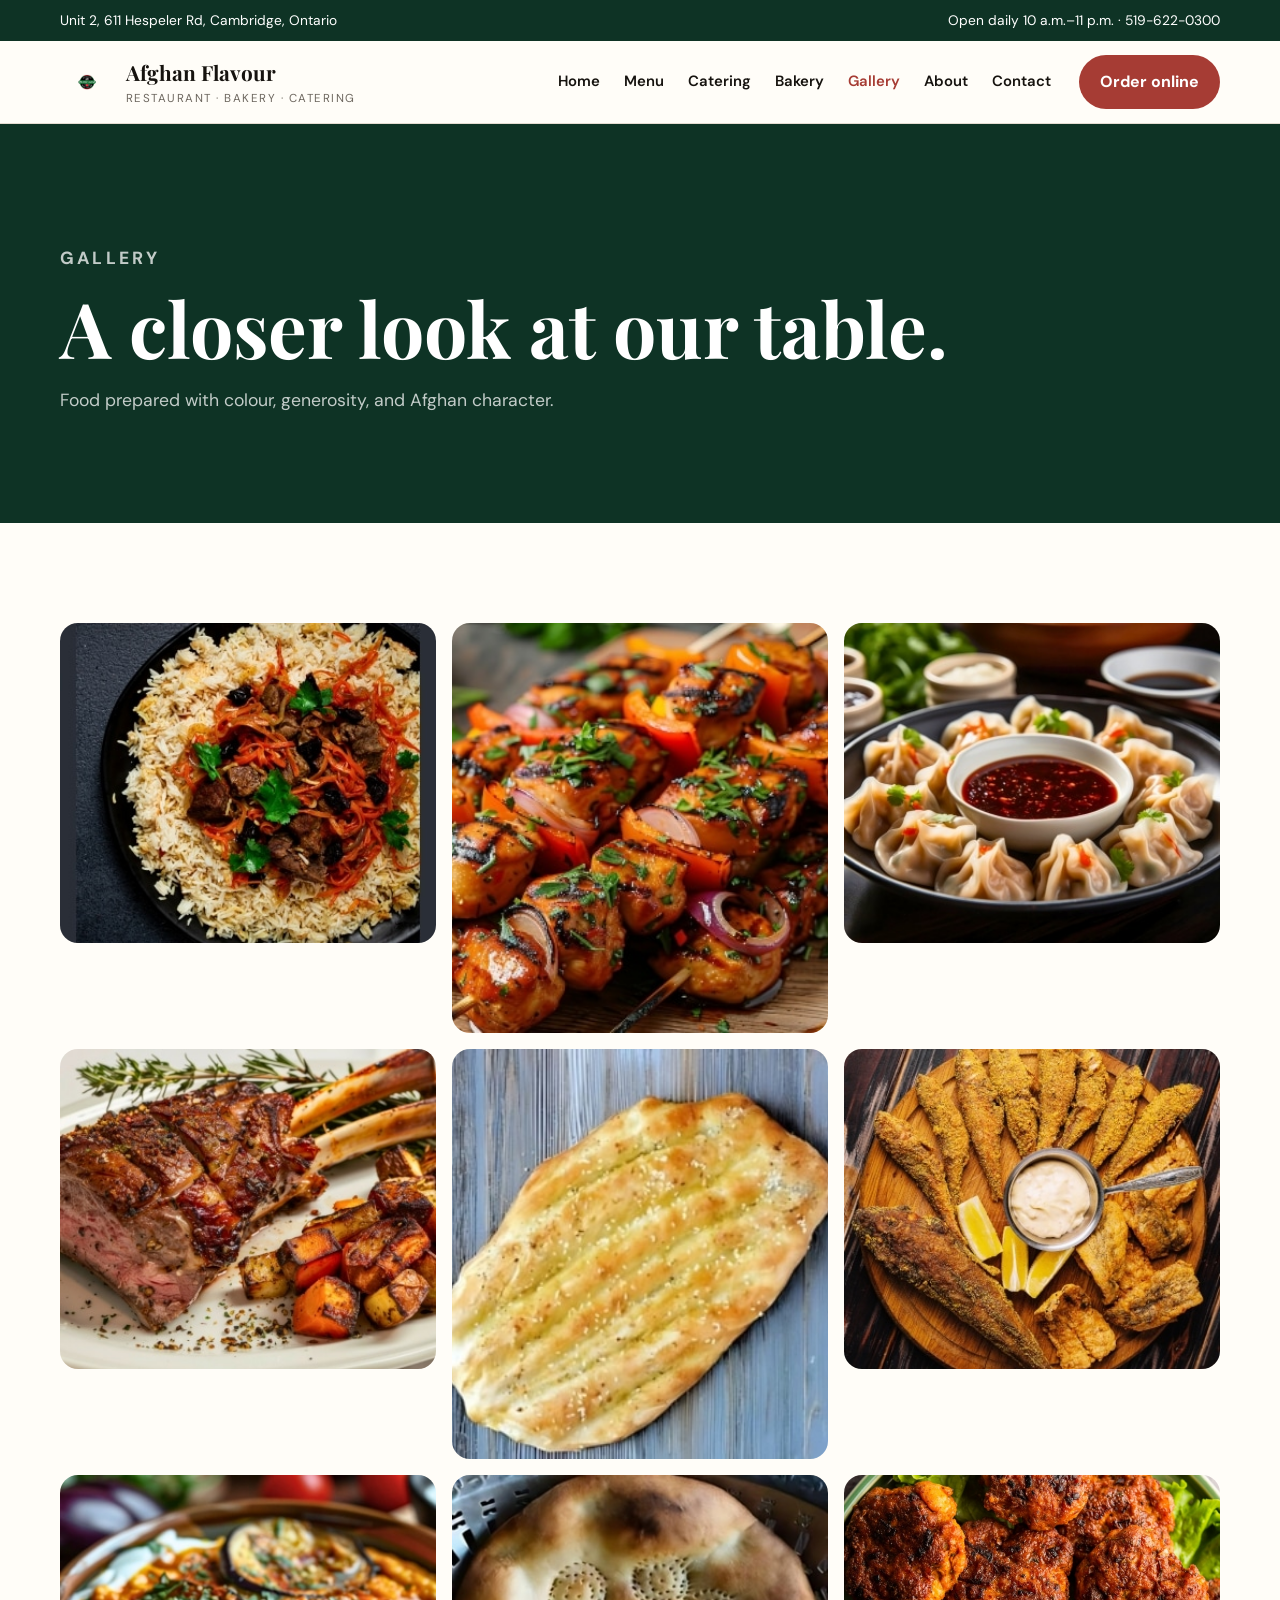
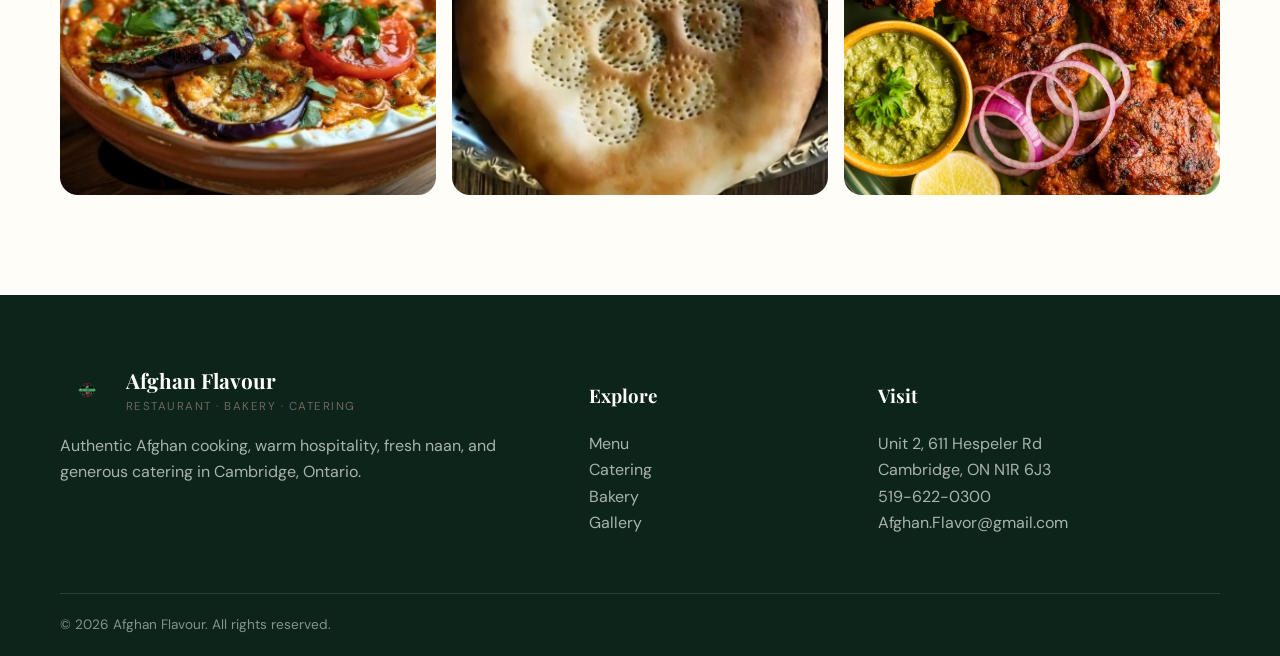
<file: gallery.html>
<!doctype html><html lang="en"><head><meta charset="utf-8"><meta name="viewport" content="width=device-width,initial-scale=1"><title>Gallery | Afghan Flavour</title><meta name="description" content="Afghan cuisine and bakery gallery."><meta name="theme-color" content="#174a35"><link rel="stylesheet" href="assets/styles.css"></head><body><a class="skip" href="#main">Skip to content</a><div class="topbar"><div class="container"><span>Unit 2, 611 Hespeler Rd, Cambridge, Ontario</span><span>Open daily 10 a.m.–11 p.m. · <a href="tel:+15196220300">519-622-0300</a></span></div></div><header class="site-header"><div class="container nav"><a class="brand" href="index.html"><img src="assets/images/file-1-1.png" alt="Afghan Flavour logo"><span><strong>Afghan Flavour</strong><small>Restaurant · Bakery · Catering</small></span></a><nav class="navlinks"><a class="" href="index.html">Home</a><a class="" href="menu.html">Menu</a><a class="" href="catering.html">Catering</a><a class="" href="bakery.html">Bakery</a><a class="active" href="gallery.html">Gallery</a><a class="" href="about.html">About</a><a class="" href="contact.html">Contact</a></nav><a class="btn btn-primary" href="https://www.clover.com/online-ordering/afghan-flavour-cambridge" target="_blank" rel="noopener">Order online</a><button class="menu-btn" data-menu aria-label="Open menu">☰</button></div></header><main id="main"><section class="page-hero"><div class="container"><p class="eyebrow">Gallery</p><h1>A closer look at our table.</h1><p>Food prepared with colour, generosity, and Afghan character.</p></div></section><section><div class="container gallery"><img loading="lazy" src="assets/images/Kabuli-Pulao.jpg" alt="Afghan Flavour food"><img loading="lazy" src="assets/images/Chicken-Kabab.jpg" alt="Afghan Flavour food"><img loading="lazy" src="assets/images/Dumpling.jpg" alt="Afghan Flavour food"><img loading="lazy" src="assets/images/Lamb-3.jpg" alt="Afghan Flavour food"><img loading="lazy" src="assets/images/Naan-Dashi-3.jpg" alt="Afghan Flavour food"><img loading="lazy" src="assets/images/Fried-Fish.jpg" alt="Afghan Flavour food"><img loading="lazy" src="assets/images/Untitled-design-2024-08-08T141640.325.jpg" alt="Afghan Flavour food"><img loading="lazy" src="assets/images/Uzbeki-Naan-2.jpg" alt="Afghan Flavour food"><img loading="lazy" src="assets/images/chapli-kabab.jpg" alt="Afghan Flavour food"></div></section></main><footer><div class="container footer-grid"><div><a class="brand" href="index.html"><img src="assets/images/file-1-1.png" alt="Afghan Flavour"><span><strong>Afghan Flavour</strong><small>Restaurant · Bakery · Catering</small></span></a><p>Authentic Afghan cooking, warm hospitality, fresh naan, and generous catering in Cambridge, Ontario.</p></div><div><h3>Explore</h3><ul><li><a href="menu.html">Menu</a></li><li><a href="catering.html">Catering</a></li><li><a href="bakery.html">Bakery</a></li><li><a href="gallery.html">Gallery</a></li></ul></div><div><h3>Visit</h3><ul><li>Unit 2, 611 Hespeler Rd</li><li>Cambridge, ON N1R 6J3</li><li><a href="tel:+15196220300">519-622-0300</a></li><li><a href="mailto:Afghan.Flavor@gmail.com">Afghan.Flavor@gmail.com</a></li></ul></div></div><div class="container footer-bottom">© <span data-year></span> Afghan Flavour. All rights reserved.</div></footer><script src="assets/site.js"></script></body></html>
</file>
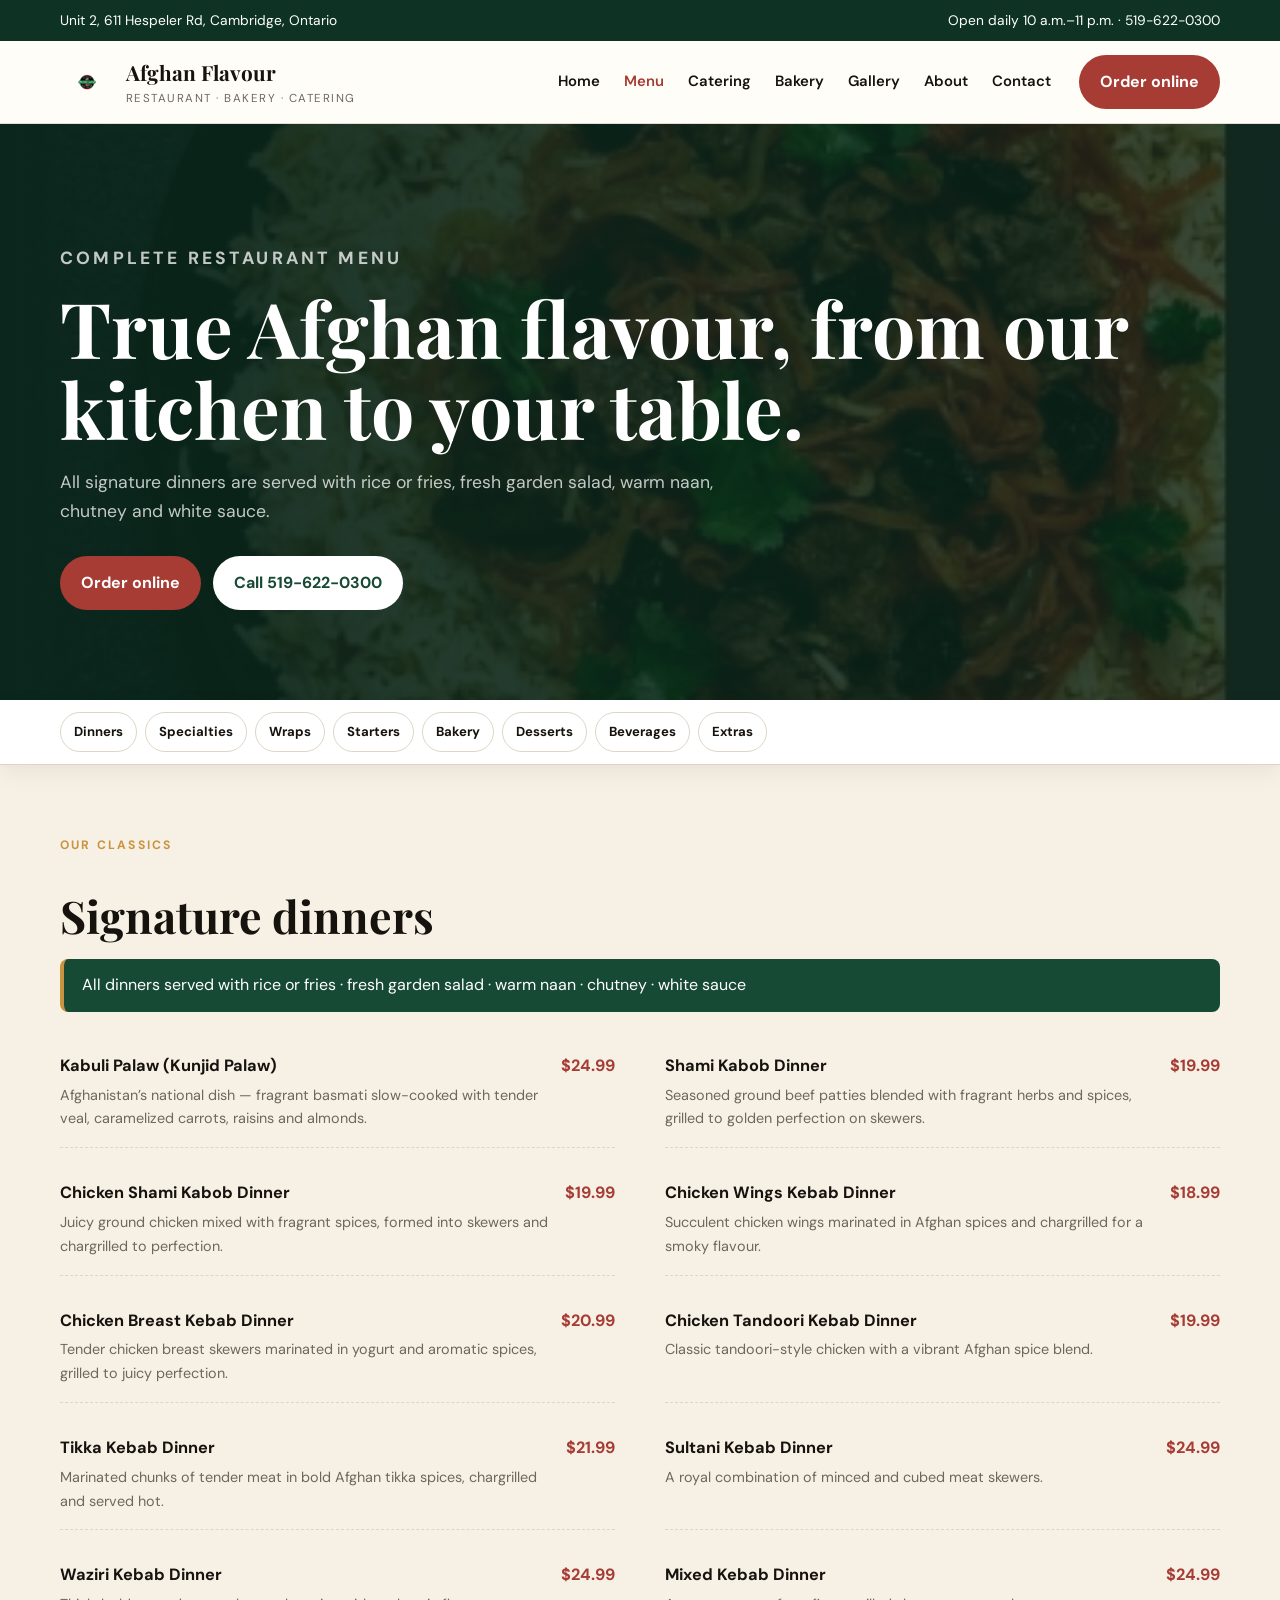
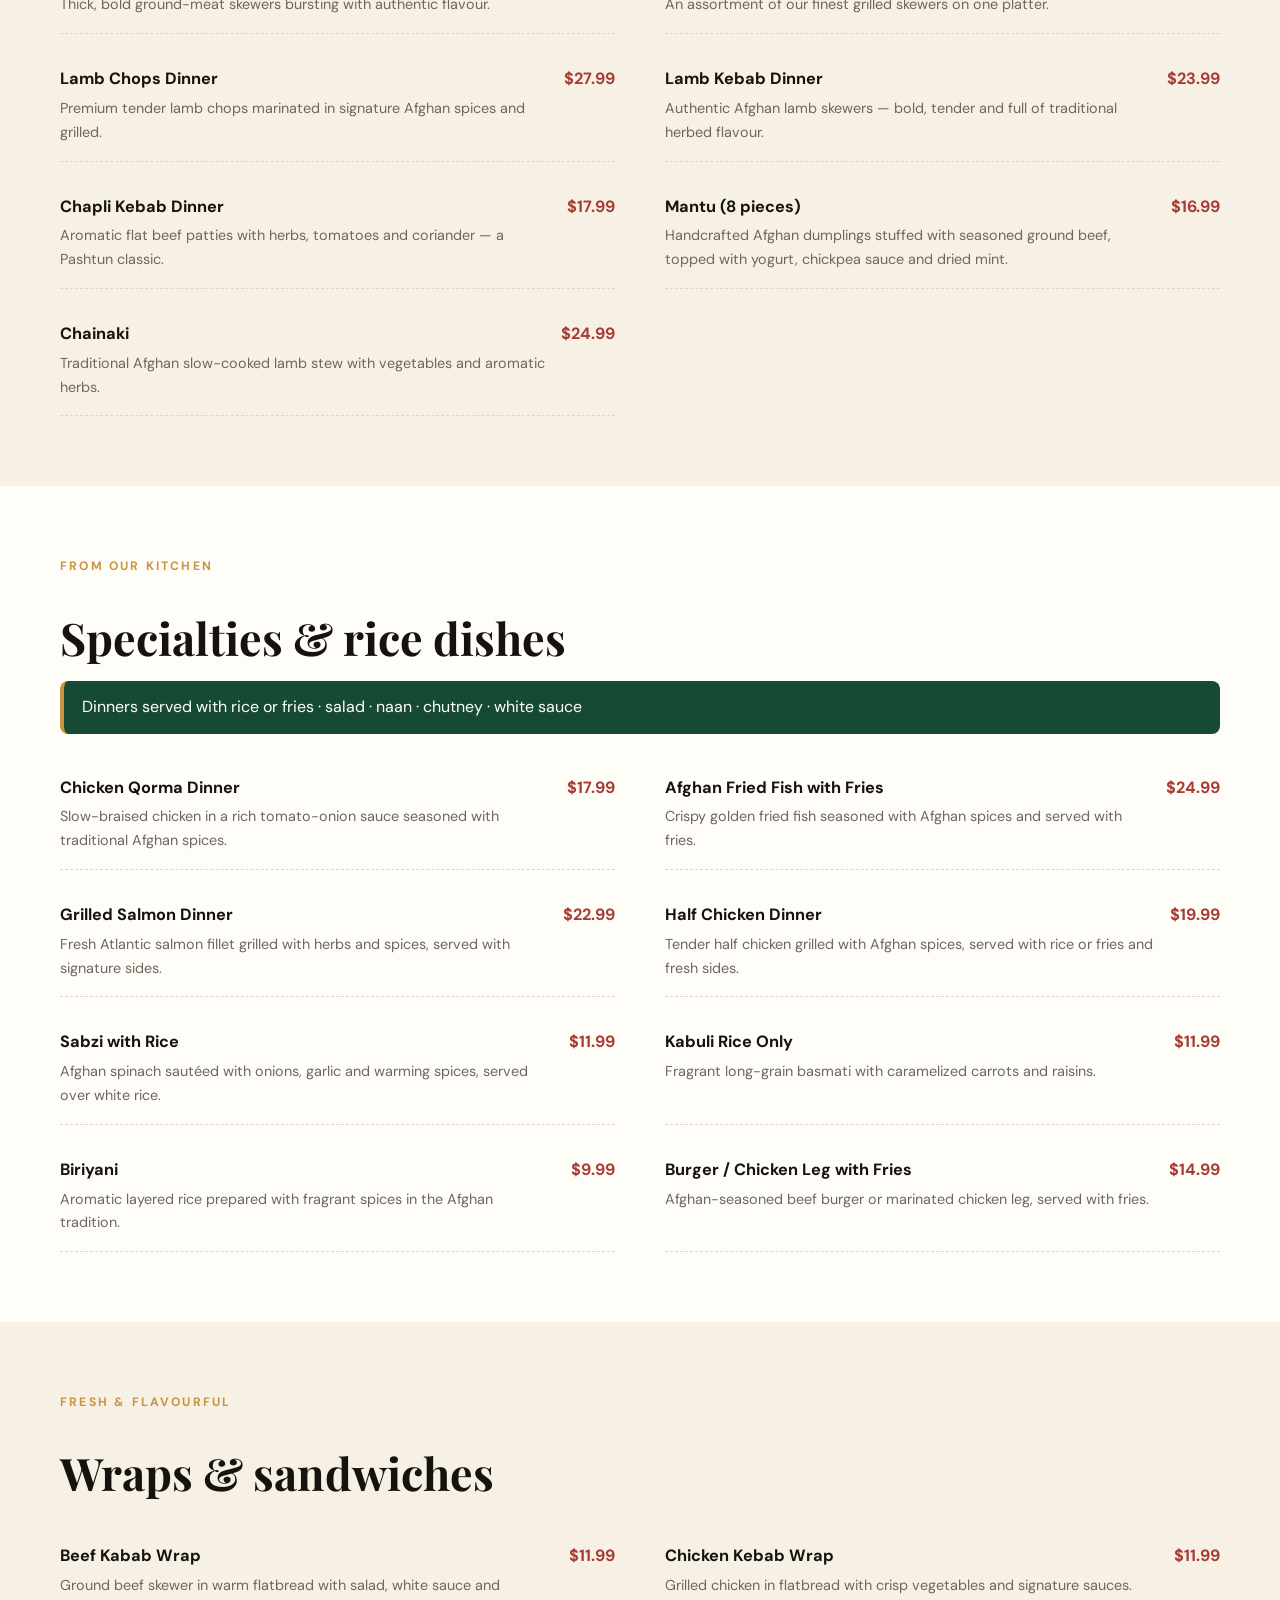
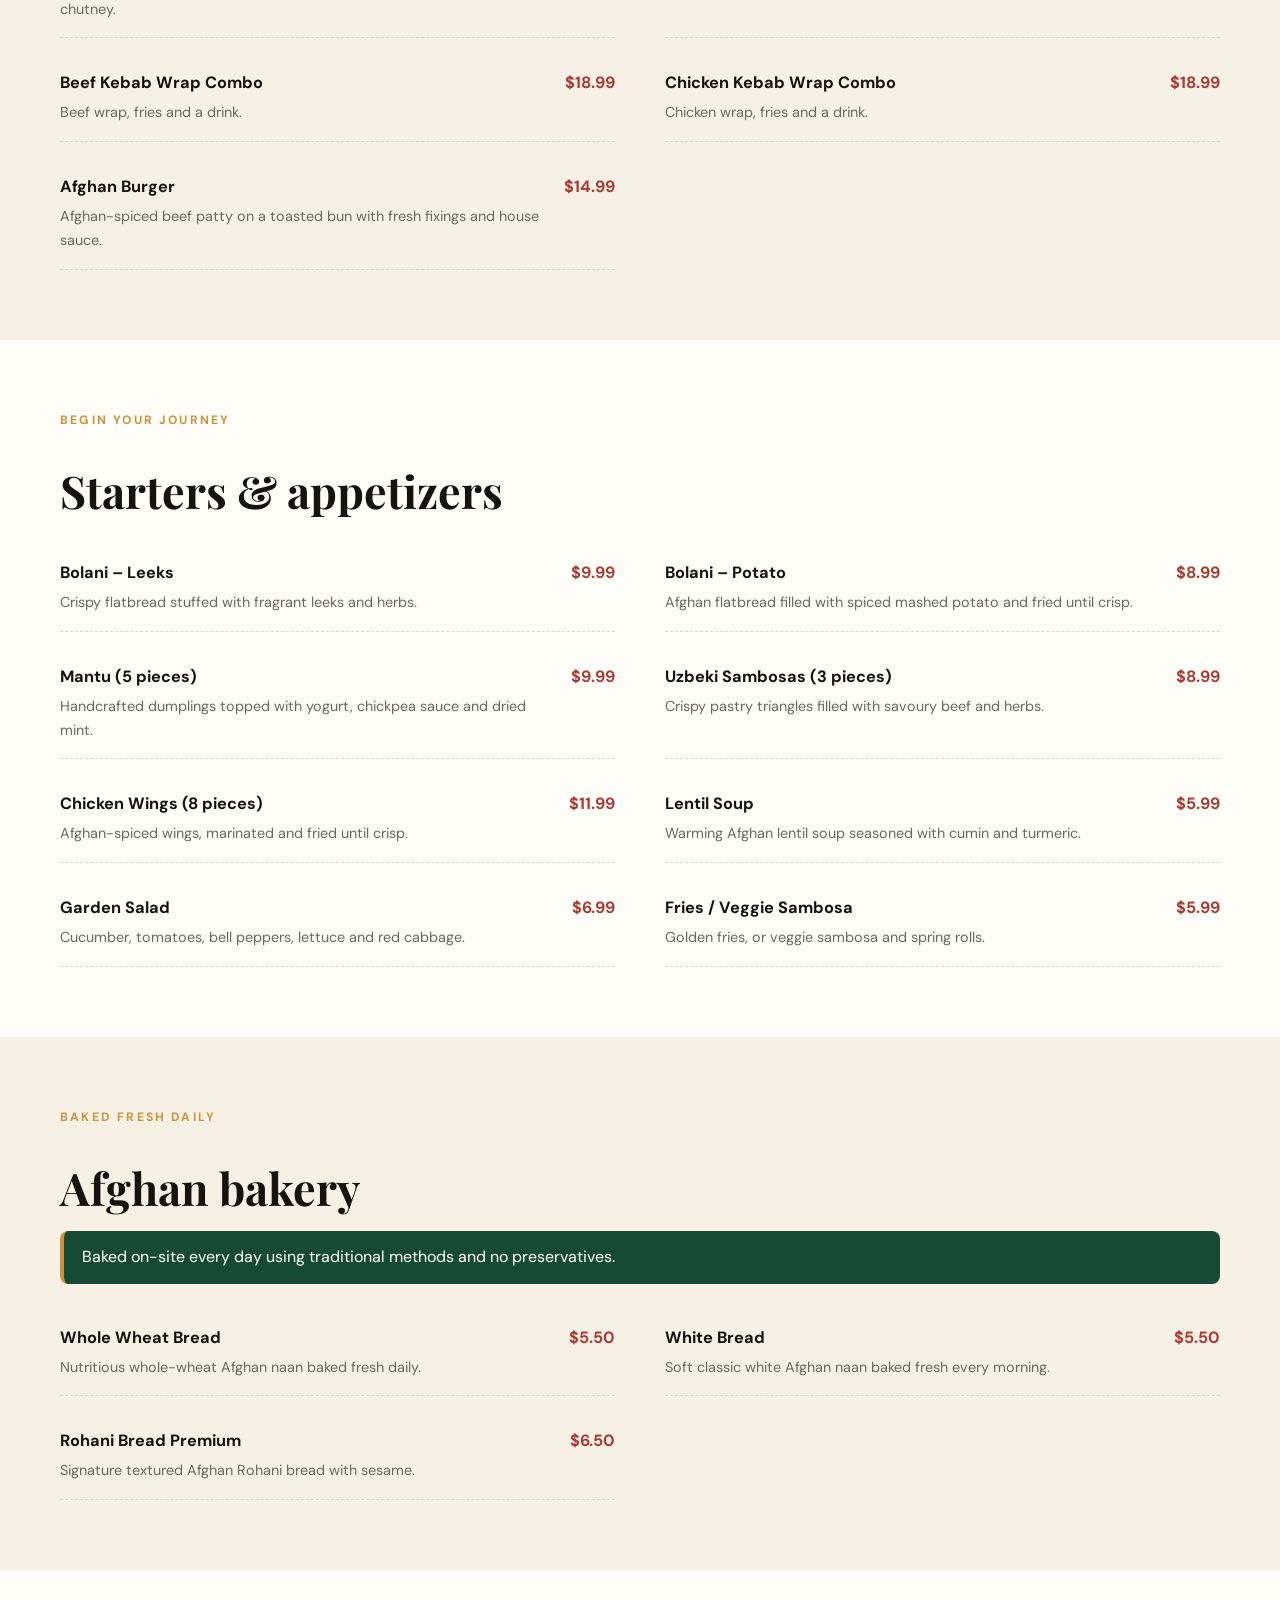
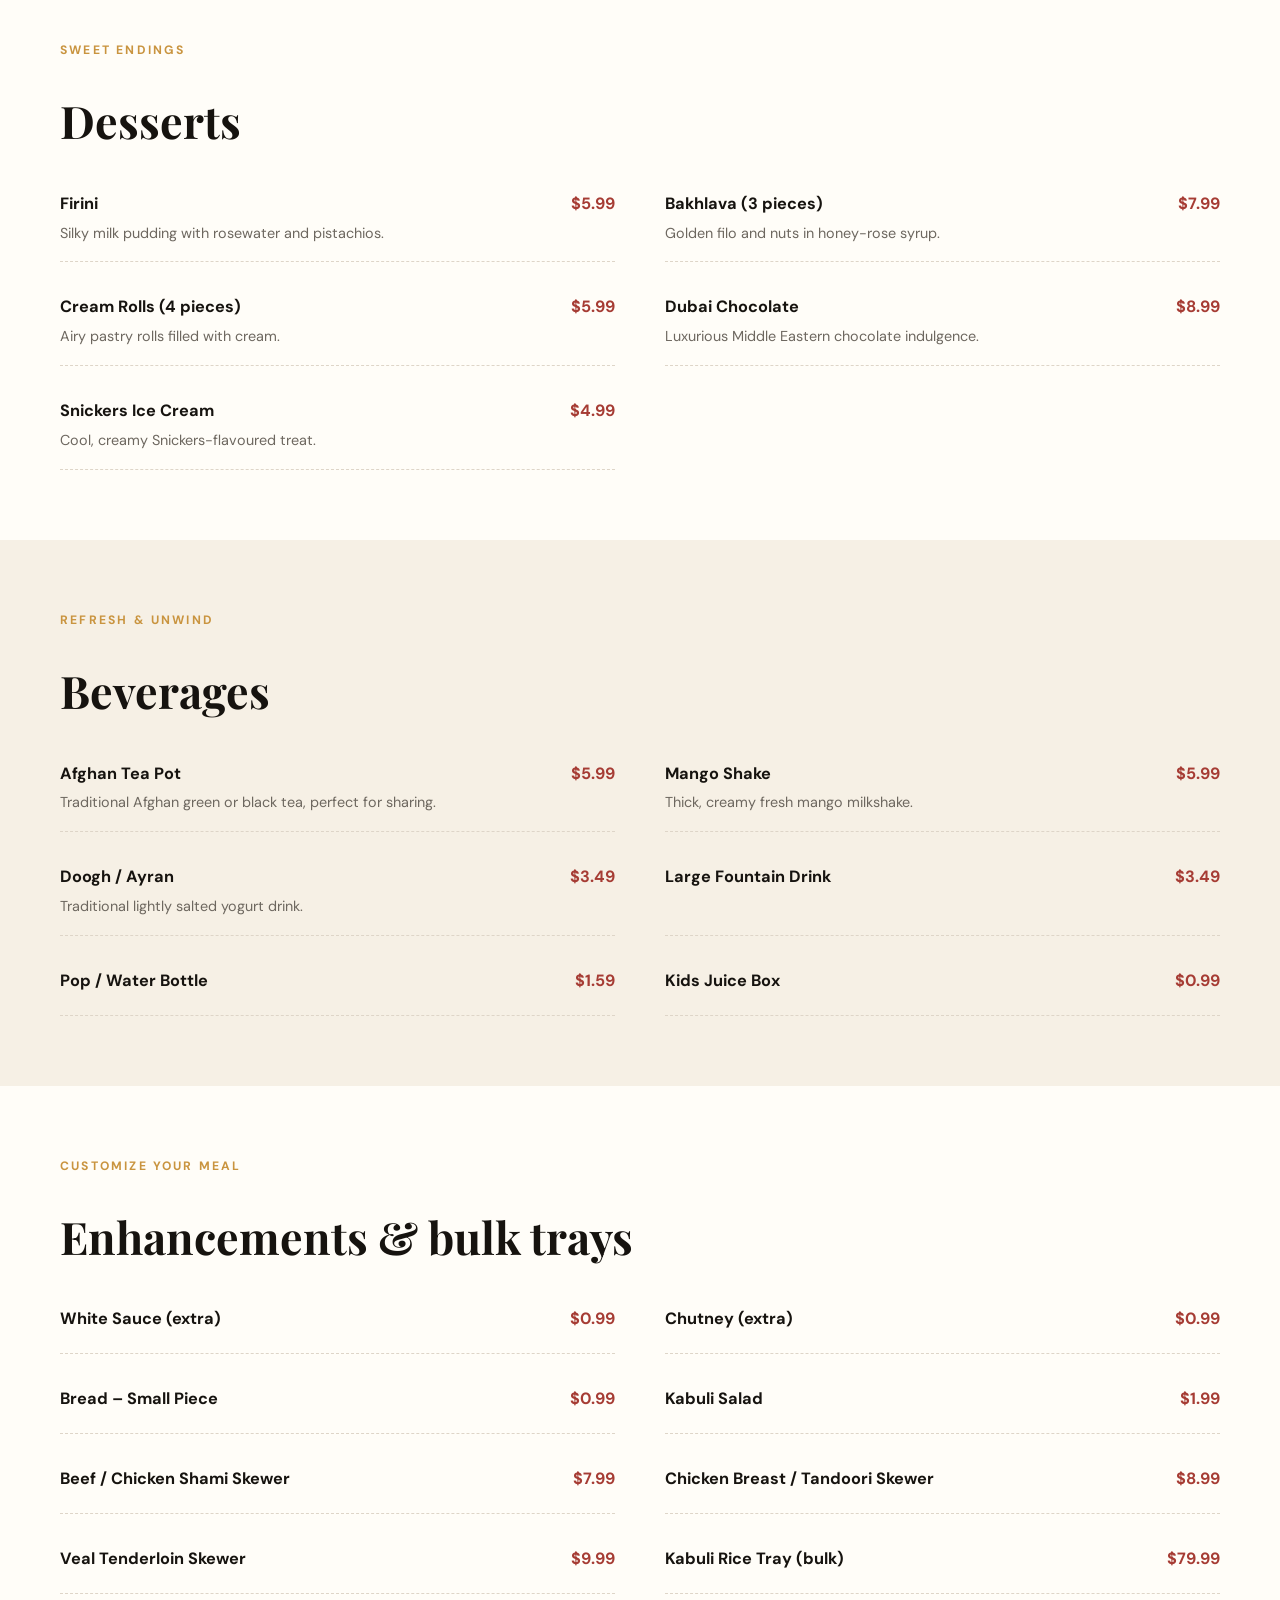
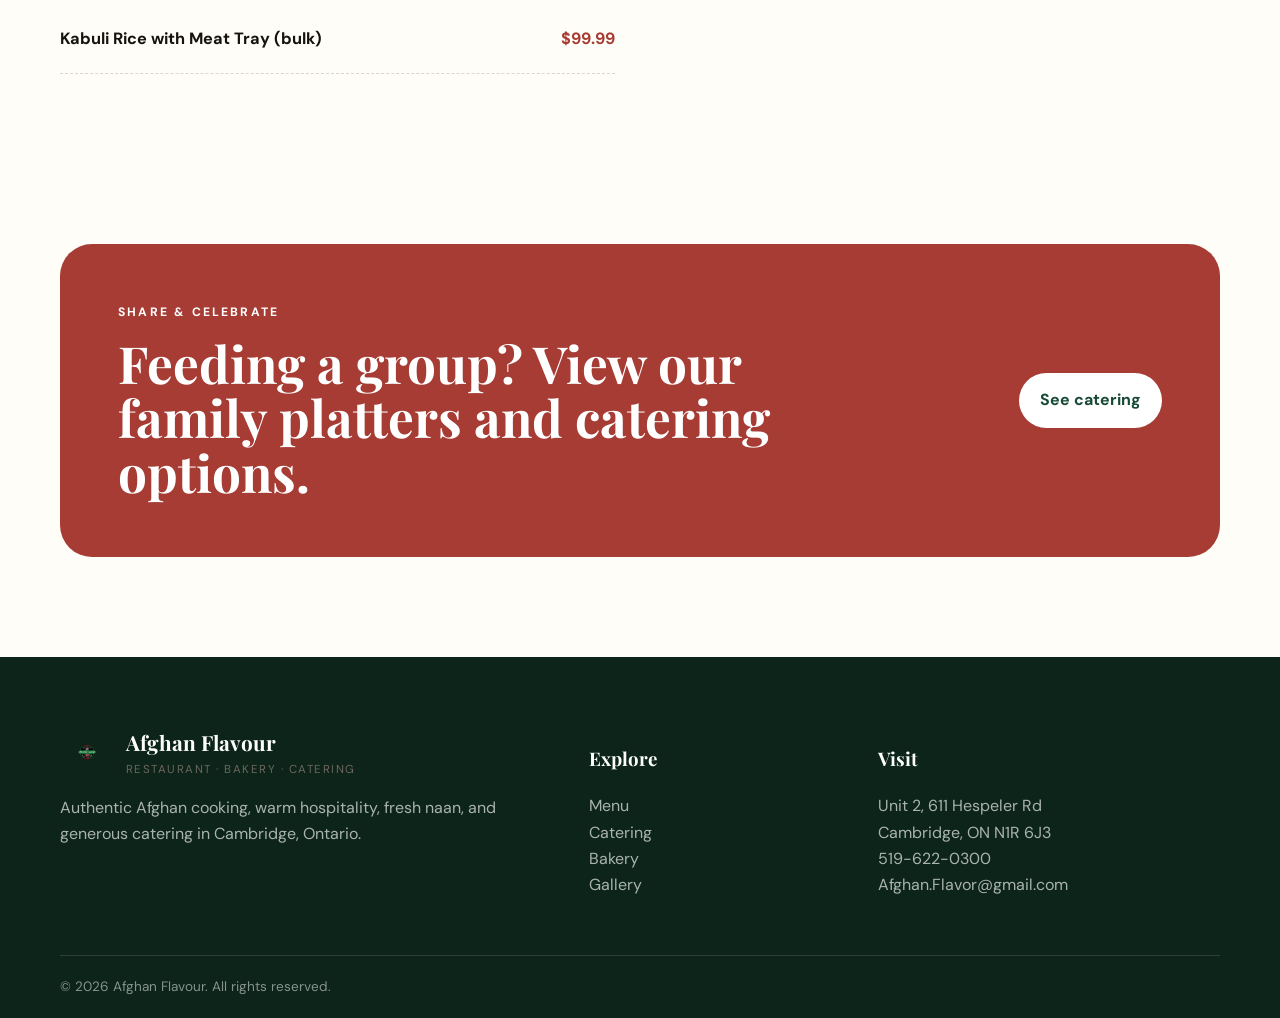
<file: menu.html>
<!doctype html><html lang="en"><head><meta charset="utf-8"><meta name="viewport" content="width=device-width,initial-scale=1"><title>Full Menu & Prices | Afghan Flavour Cambridge</title><meta name="description" content="View the complete Afghan Flavour menu with current prices for kebabs, Kabuli Palaw, wraps, appetizers, bakery, desserts and drinks."><meta name="theme-color" content="#174a35"><link rel="stylesheet" href="assets/styles.css"></head><body><a class="skip" href="#main">Skip to content</a><div class="topbar"><div class="container"><span>Unit 2, 611 Hespeler Rd, Cambridge, Ontario</span><span>Open daily 10 a.m.–11 p.m. · <a href="tel:+15196220300">519-622-0300</a></span></div></div><header class="site-header"><div class="container nav"><a class="brand" href="index.html"><img src="assets/images/file-1-1.png" alt="Afghan Flavour logo"><span><strong>Afghan Flavour</strong><small>Restaurant · Bakery · Catering</small></span></a><nav class="navlinks"><a href="index.html">Home</a><a class="active" href="menu.html">Menu</a><a href="catering.html">Catering</a><a href="bakery.html">Bakery</a><a href="gallery.html">Gallery</a><a href="about.html">About</a><a href="contact.html">Contact</a></nav><a class="btn btn-primary" href="https://www.clover.com/online-ordering/afghan-flavour-cambridge" target="_blank" rel="noopener">Order online</a><button class="menu-btn" data-menu aria-label="Open menu">☰</button></div></header><main id="main"><section class="page-hero menu-hero"><div class="container"><p class="eyebrow">Complete restaurant menu</p><h1>True Afghan flavour, from our kitchen to your table.</h1><p>All signature dinners are served with rice or fries, fresh garden salad, warm naan, chutney and white sauce.</p><div class="actions"><a class="btn btn-primary" href="https://www.clover.com/online-ordering/afghan-flavour-cambridge" target="_blank" rel="noopener">Order online</a><a class="btn btn-light" href="tel:+15196220300">Call 519-622-0300</a></div></div></section><nav class="menu-jump" aria-label="Menu categories"><div class="container"><a href="#dinners">Dinners</a><a href="#specialties">Specialties</a><a href="#wraps">Wraps</a><a href="#starters">Starters</a><a href="#bakery">Bakery</a><a href="#desserts">Desserts</a><a href="#beverages">Beverages</a><a href="#extras">Extras</a></div></nav>
<section class="menu-section" id="dinners"><div class="container"><p class="eyebrow">Our classics</p><h2>Signature dinners</h2><p class="menu-note">All dinners served with rice or fries · fresh garden salad · warm naan · chutney · white sauce</p><div class="menu-list"><article class="menu-item"><div><h3>Kabuli Palaw (Kunjid Palaw)</h3><p>Afghanistan’s national dish — fragrant basmati slow-cooked with tender veal, caramelized carrots, raisins and almonds.</p></div><b>$24.99</b></article><article class="menu-item"><div><h3>Shami Kabob Dinner</h3><p>Seasoned ground beef patties blended with fragrant herbs and spices, grilled to golden perfection on skewers.</p></div><b>$19.99</b></article><article class="menu-item"><div><h3>Chicken Shami Kabob Dinner</h3><p>Juicy ground chicken mixed with fragrant spices, formed into skewers and chargrilled to perfection.</p></div><b>$19.99</b></article><article class="menu-item"><div><h3>Chicken Wings Kebab Dinner</h3><p>Succulent chicken wings marinated in Afghan spices and chargrilled for a smoky flavour.</p></div><b>$18.99</b></article><article class="menu-item"><div><h3>Chicken Breast Kebab Dinner</h3><p>Tender chicken breast skewers marinated in yogurt and aromatic spices, grilled to juicy perfection.</p></div><b>$20.99</b></article><article class="menu-item"><div><h3>Chicken Tandoori Kebab Dinner</h3><p>Classic tandoori-style chicken with a vibrant Afghan spice blend.</p></div><b>$19.99</b></article><article class="menu-item"><div><h3>Tikka Kebab Dinner</h3><p>Marinated chunks of tender meat in bold Afghan tikka spices, chargrilled and served hot.</p></div><b>$21.99</b></article><article class="menu-item"><div><h3>Sultani Kebab Dinner</h3><p>A royal combination of minced and cubed meat skewers.</p></div><b>$24.99</b></article><article class="menu-item"><div><h3>Waziri Kebab Dinner</h3><p>Thick, bold ground-meat skewers bursting with authentic flavour.</p></div><b>$24.99</b></article><article class="menu-item"><div><h3>Mixed Kebab Dinner</h3><p>An assortment of our finest grilled skewers on one platter.</p></div><b>$24.99</b></article><article class="menu-item"><div><h3>Lamb Chops Dinner</h3><p>Premium tender lamb chops marinated in signature Afghan spices and grilled.</p></div><b>$27.99</b></article><article class="menu-item"><div><h3>Lamb Kebab Dinner</h3><p>Authentic Afghan lamb skewers — bold, tender and full of traditional herbed flavour.</p></div><b>$23.99</b></article><article class="menu-item"><div><h3>Chapli Kebab Dinner</h3><p>Aromatic flat beef patties with herbs, tomatoes and coriander — a Pashtun classic.</p></div><b>$17.99</b></article><article class="menu-item"><div><h3>Mantu (8 pieces)</h3><p>Handcrafted Afghan dumplings stuffed with seasoned ground beef, topped with yogurt, chickpea sauce and dried mint.</p></div><b>$16.99</b></article><article class="menu-item"><div><h3>Chainaki</h3><p>Traditional Afghan slow-cooked lamb stew with vegetables and aromatic herbs.</p></div><b>$24.99</b></article></div></div></section>
<section class="menu-section" id="specialties"><div class="container"><p class="eyebrow">From our kitchen</p><h2>Specialties & rice dishes</h2><p class="menu-note">Dinners served with rice or fries · salad · naan · chutney · white sauce</p><div class="menu-list"><article class="menu-item"><div><h3>Chicken Qorma Dinner</h3><p>Slow-braised chicken in a rich tomato-onion sauce seasoned with traditional Afghan spices.</p></div><b>$17.99</b></article><article class="menu-item"><div><h3>Afghan Fried Fish with Fries</h3><p>Crispy golden fried fish seasoned with Afghan spices and served with fries.</p></div><b>$24.99</b></article><article class="menu-item"><div><h3>Grilled Salmon Dinner</h3><p>Fresh Atlantic salmon fillet grilled with herbs and spices, served with signature sides.</p></div><b>$22.99</b></article><article class="menu-item"><div><h3>Half Chicken Dinner</h3><p>Tender half chicken grilled with Afghan spices, served with rice or fries and fresh sides.</p></div><b>$19.99</b></article><article class="menu-item"><div><h3>Sabzi with Rice</h3><p>Afghan spinach sautéed with onions, garlic and warming spices, served over white rice.</p></div><b>$11.99</b></article><article class="menu-item"><div><h3>Kabuli Rice Only</h3><p>Fragrant long-grain basmati with caramelized carrots and raisins.</p></div><b>$11.99</b></article><article class="menu-item"><div><h3>Biriyani</h3><p>Aromatic layered rice prepared with fragrant spices in the Afghan tradition.</p></div><b>$9.99</b></article><article class="menu-item"><div><h3>Burger / Chicken Leg with Fries</h3><p>Afghan-seasoned beef burger or marinated chicken leg, served with fries.</p></div><b>$14.99</b></article></div></div></section>
<section class="menu-section" id="wraps"><div class="container"><p class="eyebrow">Fresh & flavourful</p><h2>Wraps & sandwiches</h2><div class="menu-list"><article class="menu-item"><div><h3>Beef Kabab Wrap</h3><p>Ground beef skewer in warm flatbread with salad, white sauce and chutney.</p></div><b>$11.99</b></article><article class="menu-item"><div><h3>Chicken Kebab Wrap</h3><p>Grilled chicken in flatbread with crisp vegetables and signature sauces.</p></div><b>$11.99</b></article><article class="menu-item"><div><h3>Beef Kebab Wrap Combo</h3><p>Beef wrap, fries and a drink.</p></div><b>$18.99</b></article><article class="menu-item"><div><h3>Chicken Kebab Wrap Combo</h3><p>Chicken wrap, fries and a drink.</p></div><b>$18.99</b></article><article class="menu-item"><div><h3>Afghan Burger</h3><p>Afghan-spiced beef patty on a toasted bun with fresh fixings and house sauce.</p></div><b>$14.99</b></article></div></div></section>
<section class="menu-section" id="starters"><div class="container"><p class="eyebrow">Begin your journey</p><h2>Starters & appetizers</h2><div class="menu-list"><article class="menu-item"><div><h3>Bolani – Leeks</h3><p>Crispy flatbread stuffed with fragrant leeks and herbs.</p></div><b>$9.99</b></article><article class="menu-item"><div><h3>Bolani – Potato</h3><p>Afghan flatbread filled with spiced mashed potato and fried until crisp.</p></div><b>$8.99</b></article><article class="menu-item"><div><h3>Mantu (5 pieces)</h3><p>Handcrafted dumplings topped with yogurt, chickpea sauce and dried mint.</p></div><b>$9.99</b></article><article class="menu-item"><div><h3>Uzbeki Sambosas (3 pieces)</h3><p>Crispy pastry triangles filled with savoury beef and herbs.</p></div><b>$8.99</b></article><article class="menu-item"><div><h3>Chicken Wings (8 pieces)</h3><p>Afghan-spiced wings, marinated and fried until crisp.</p></div><b>$11.99</b></article><article class="menu-item"><div><h3>Lentil Soup</h3><p>Warming Afghan lentil soup seasoned with cumin and turmeric.</p></div><b>$5.99</b></article><article class="menu-item"><div><h3>Garden Salad</h3><p>Cucumber, tomatoes, bell peppers, lettuce and red cabbage.</p></div><b>$6.99</b></article><article class="menu-item"><div><h3>Fries / Veggie Sambosa</h3><p>Golden fries, or veggie sambosa and spring rolls.</p></div><b>$5.99</b></article></div></div></section>
<section class="menu-section" id="bakery"><div class="container"><p class="eyebrow">Baked fresh daily</p><h2>Afghan bakery</h2><p class="menu-note">Baked on-site every day using traditional methods and no preservatives.</p><div class="menu-list"><article class="menu-item"><div><h3>Whole Wheat Bread</h3><p>Nutritious whole-wheat Afghan naan baked fresh daily.</p></div><b>$5.50</b></article><article class="menu-item"><div><h3>White Bread</h3><p>Soft classic white Afghan naan baked fresh every morning.</p></div><b>$5.50</b></article><article class="menu-item"><div><h3>Rohani Bread Premium</h3><p>Signature textured Afghan Rohani bread with sesame.</p></div><b>$6.50</b></article></div></div></section>
<section class="menu-section" id="desserts"><div class="container"><p class="eyebrow">Sweet endings</p><h2>Desserts</h2><div class="menu-list"><article class="menu-item"><div><h3>Firini</h3><p>Silky milk pudding with rosewater and pistachios.</p></div><b>$5.99</b></article><article class="menu-item"><div><h3>Bakhlava (3 pieces)</h3><p>Golden filo and nuts in honey-rose syrup.</p></div><b>$7.99</b></article><article class="menu-item"><div><h3>Cream Rolls (4 pieces)</h3><p>Airy pastry rolls filled with cream.</p></div><b>$5.99</b></article><article class="menu-item"><div><h3>Dubai Chocolate</h3><p>Luxurious Middle Eastern chocolate indulgence.</p></div><b>$8.99</b></article><article class="menu-item"><div><h3>Snickers Ice Cream</h3><p>Cool, creamy Snickers-flavoured treat.</p></div><b>$4.99</b></article></div></div></section>
<section class="menu-section" id="beverages"><div class="container"><p class="eyebrow">Refresh & unwind</p><h2>Beverages</h2><div class="menu-list"><article class="menu-item"><div><h3>Afghan Tea Pot</h3><p>Traditional Afghan green or black tea, perfect for sharing.</p></div><b>$5.99</b></article><article class="menu-item"><div><h3>Mango Shake</h3><p>Thick, creamy fresh mango milkshake.</p></div><b>$5.99</b></article><article class="menu-item"><div><h3>Doogh / Ayran</h3><p>Traditional lightly salted yogurt drink.</p></div><b>$3.49</b></article><article class="menu-item"><div><h3>Large Fountain Drink</h3><p></p></div><b>$3.49</b></article><article class="menu-item"><div><h3>Pop / Water Bottle</h3><p></p></div><b>$1.59</b></article><article class="menu-item"><div><h3>Kids Juice Box</h3><p></p></div><b>$0.99</b></article></div></div></section>
<section class="menu-section" id="extras"><div class="container"><p class="eyebrow">Customize your meal</p><h2>Enhancements & bulk trays</h2><div class="menu-list"><article class="menu-item"><div><h3>White Sauce (extra)</h3><p></p></div><b>$0.99</b></article><article class="menu-item"><div><h3>Chutney (extra)</h3><p></p></div><b>$0.99</b></article><article class="menu-item"><div><h3>Bread – Small Piece</h3><p></p></div><b>$0.99</b></article><article class="menu-item"><div><h3>Kabuli Salad</h3><p></p></div><b>$1.99</b></article><article class="menu-item"><div><h3>Beef / Chicken Shami Skewer</h3><p></p></div><b>$7.99</b></article><article class="menu-item"><div><h3>Chicken Breast / Tandoori Skewer</h3><p></p></div><b>$8.99</b></article><article class="menu-item"><div><h3>Veal Tenderloin Skewer</h3><p></p></div><b>$9.99</b></article><article class="menu-item"><div><h3>Kabuli Rice Tray (bulk)</h3><p></p></div><b>$79.99</b></article><article class="menu-item"><div><h3>Kabuli Rice with Meat Tray (bulk)</h3><p></p></div><b>$99.99</b></article></div></div></section>
<section><div class="container cta"><div><p class="eyebrow light-eyebrow">Share & celebrate</p><h2>Feeding a group? View our family platters and catering options.</h2></div><a class="btn btn-light" href="catering.html">See catering</a></div></section></main><footer><div class="container footer-grid"><div><a class="brand" href="index.html"><img src="assets/images/file-1-1.png" alt="Afghan Flavour"><span><strong>Afghan Flavour</strong><small>Restaurant · Bakery · Catering</small></span></a><p>Authentic Afghan cooking, warm hospitality, fresh naan, and generous catering in Cambridge, Ontario.</p></div><div><h3>Explore</h3><ul><li><a href="menu.html">Menu</a></li><li><a href="catering.html">Catering</a></li><li><a href="bakery.html">Bakery</a></li><li><a href="gallery.html">Gallery</a></li></ul></div><div><h3>Visit</h3><ul><li>Unit 2, 611 Hespeler Rd</li><li>Cambridge, ON N1R 6J3</li><li><a href="tel:+15196220300">519-622-0300</a></li><li><a href="mailto:Afghan.Flavor@gmail.com">Afghan.Flavor@gmail.com</a></li></ul></div></div><div class="container footer-bottom">© <span data-year></span> Afghan Flavour. All rights reserved.</div></footer><script src="assets/site.js"></script></body></html>
</file>
<file: assets/styles.css>
@import url('https://fonts.googleapis.com/css2?family=DM+Sans:wght@400;500;600;700&family=Playfair+Display:wght@600;700&display=swap');
:root{--ink:#16130f;--cream:#f6f0e5;--paper:#fffdf8;--green:#174a35;--green2:#0e3325;--gold:#c9943f;--red:#a63c34;--muted:#6d675f;--line:#ded5c8;--shadow:0 20px 60px rgba(32,25,17,.12);--radius:24px}*{box-sizing:border-box}html{scroll-behavior:smooth}body{margin:0;background:var(--paper);color:var(--ink);font-family:'DM Sans',Arial,sans-serif;line-height:1.65}img{max-width:100%;display:block}a{color:inherit;text-decoration:none}.container{width:min(1160px,calc(100% - 40px));margin:auto}.topbar{background:var(--green2);color:#fff;font-size:.86rem}.topbar .container{display:flex;justify-content:space-between;padding:9px 0;gap:20px}.site-header{position:sticky;top:0;z-index:30;background:rgba(255,253,248,.94);backdrop-filter:blur(14px);border-bottom:1px solid rgba(222,213,200,.8)}.nav{height:82px;display:flex;align-items:center;gap:28px}.brand{display:flex;align-items:center;gap:12px;margin-right:auto}.brand img{width:54px;height:54px;object-fit:contain}.brand strong{font-family:'Playfair Display';font-size:1.3rem}.brand small{display:block;color:var(--muted);font-size:.72rem;letter-spacing:.13em;text-transform:uppercase}.navlinks{display:flex;gap:24px;align-items:center}.navlinks a{font-weight:600;font-size:.93rem}.navlinks a:hover,.navlinks a.active{color:var(--red)}.menu-btn{display:none;background:none;border:0;font-size:1.6rem}.btn{display:inline-flex;align-items:center;justify-content:center;gap:8px;padding:13px 20px;border-radius:999px;font-weight:700;border:1px solid transparent;transition:.2s}.btn-primary{background:var(--red);color:#fff}.btn-primary:hover{transform:translateY(-2px);box-shadow:0 12px 25px rgba(166,60,52,.25)}.btn-outline{border-color:var(--green);color:var(--green)}.btn-light{background:#fff;color:var(--green)}.hero{min-height:730px;position:relative;display:grid;align-items:center;color:#fff;background:linear-gradient(90deg,rgba(10,26,19,.9),rgba(10,26,19,.5),rgba(10,26,19,.15)),url('images/Untitled-design-2024-08-07T104836.427.jpg') center/cover}.hero-grid{display:grid;grid-template-columns:1.25fr .75fr;gap:60px;align-items:end}.eyebrow{text-transform:uppercase;letter-spacing:.18em;font-size:.76rem;font-weight:700;color:var(--gold);margin:0 0 14px}.hero h1,.page-hero h1,h2{font-family:'Playfair Display',serif;line-height:1.06}.hero h1{font-size:clamp(3.2rem,7vw,6.4rem);margin:0 0 24px;max-width:850px}.hero p{font-size:1.15rem;max-width:650px;color:rgba(255,255,255,.84)}.actions{display:flex;gap:12px;flex-wrap:wrap;margin-top:30px}.hero-card{background:rgba(255,255,255,.12);border:1px solid rgba(255,255,255,.25);backdrop-filter:blur(16px);padding:28px;border-radius:var(--radius)}.hero-card div{padding:14px 0;border-bottom:1px solid rgba(255,255,255,.18)}.hero-card div:last-child{border:0}.hero-card span{display:block;color:rgba(255,255,255,.65);font-size:.75rem;text-transform:uppercase;letter-spacing:.12em}.intro-strip{margin-top:-60px;position:relative;z-index:2}.intro-grid{background:#fff;box-shadow:var(--shadow);border-radius:var(--radius);display:grid;grid-template-columns:repeat(3,1fr);overflow:hidden}.intro-item{padding:32px;border-right:1px solid var(--line)}.intro-item:last-child{border:0}.intro-item strong{font-family:'Playfair Display';font-size:1.25rem}.intro-item p{margin:5px 0 0;color:var(--muted)}section{padding:100px 0}.section-cream{background:var(--cream)}.section-green{background:var(--green);color:#fff}.section-head{max-width:720px;margin-bottom:45px}.section-head.center{text-align:center;margin-left:auto;margin-right:auto}.section-head h2{font-size:clamp(2.35rem,4vw,4rem);margin:0 0 16px}.section-head p{color:var(--muted)}.section-green .section-head p{color:rgba(255,255,255,.72)}.split{display:grid;grid-template-columns:1fr 1fr;gap:72px;align-items:center}.photo-stack{position:relative}.photo-stack img{width:100%;height:560px;object-fit:cover;border-radius:var(--radius)}.photo-note{position:absolute;right:-25px;bottom:35px;background:var(--red);color:#fff;padding:22px;border-radius:18px;max-width:220px;box-shadow:var(--shadow)}.copy h2{font-size:clamp(2.5rem,4vw,4rem);margin:.2em 0}.copy p{color:var(--muted)}.checks{list-style:none;padding:0;display:grid;grid-template-columns:1fr 1fr;gap:12px}.checks li:before{content:'✓';color:var(--gold);font-weight:800;margin-right:8px}.cards{display:grid;grid-template-columns:repeat(4,1fr);gap:22px}.card{background:#fff;border-radius:20px;overflow:hidden;border:1px solid var(--line);transition:.25s}.card:hover{transform:translateY(-6px);box-shadow:var(--shadow)}.card img{height:240px;width:100%;object-fit:cover}.card-body{padding:22px}.card h3{font-family:'Playfair Display';font-size:1.35rem;margin:0 0 8px}.card p{font-size:.92rem;color:var(--muted);margin:0}.category-grid{display:grid;grid-template-columns:repeat(3,1fr);gap:22px}.category{min-height:340px;border-radius:var(--radius);padding:30px;display:flex;flex-direction:column;justify-content:end;color:#fff;background-size:cover;background-position:center;position:relative;overflow:hidden}.category:before{content:'';position:absolute;inset:0;background:linear-gradient(transparent,rgba(0,0,0,.8))}.category>*{position:relative}.category h3{font-family:'Playfair Display';font-size:2rem;margin:0}.testimonial-grid{display:grid;grid-template-columns:repeat(3,1fr);gap:22px}.quote{border:1px solid rgba(255,255,255,.15);background:rgba(255,255,255,.08);padding:28px;border-radius:20px}.quote cite{color:var(--gold);font-style:normal;font-weight:700}.cta{background:var(--red);color:#fff;border-radius:32px;padding:58px;display:flex;justify-content:space-between;align-items:center;gap:30px}.cta h2{font-size:clamp(2.2rem,4vw,3.6rem);margin:0;max-width:700px}.page-hero{padding:120px 0 90px;background:var(--green2);color:#fff}.page-hero h1{font-size:clamp(3rem,6vw,5.5rem);margin:0 0 18px}.page-hero p{max-width:720px;color:rgba(255,255,255,.75);font-size:1.1rem}.menu-section{padding:70px 0}.menu-section h2{font-size:2.8rem;margin-bottom:30px}.menu-list{display:grid;grid-template-columns:1fr 1fr;gap:16px 50px}.menu-item{display:flex;gap:16px;justify-content:space-between;border-bottom:1px dashed var(--line);padding:16px 0}.menu-item h3{margin:0;font-size:1.02rem}.menu-item p{margin:4px 0 0;color:var(--muted);font-size:.9rem}.menu-item b{color:var(--red);white-space:nowrap}.package-grid{display:grid;grid-template-columns:repeat(2,1fr);gap:24px}.package{padding:34px;border:1px solid var(--line);border-radius:var(--radius);background:#fff}.package h3{font-family:'Playfair Display';font-size:2rem;margin:0 0 8px}.package ul{padding-left:20px;color:var(--muted)}.gallery{display:grid;grid-template-columns:repeat(3,1fr);gap:16px}.gallery img{width:100%;height:320px;object-fit:cover;border-radius:18px}.gallery img:nth-child(2),.gallery img:nth-child(5){height:410px}.contact-grid{display:grid;grid-template-columns:.8fr 1.2fr;gap:50px}.contact-card{background:var(--cream);padding:35px;border-radius:var(--radius)}.contact-card h3{font-family:'Playfair Display';font-size:1.8rem}.form{display:grid;gap:14px}.form input,.form textarea,.form select{width:100%;padding:15px;border:1px solid var(--line);border-radius:12px;font:inherit;background:#fff}.form textarea{min-height:150px}.notice{font-size:.86rem;color:var(--muted)}footer{background:#0c241a;color:#fff;padding:68px 0 20px}.footer-grid{display:grid;grid-template-columns:1.4fr .7fr 1fr;gap:50px}.footer-grid h3{font-family:'Playfair Display'}.footer-grid p,.footer-grid li{color:rgba(255,255,255,.65)}.footer-grid ul{list-style:none;padding:0}.footer-bottom{border-top:1px solid rgba(255,255,255,.12);margin-top:40px;padding-top:20px;color:rgba(255,255,255,.5);font-size:.85rem}.skip{position:absolute;left:-999px}.skip:focus{left:10px;top:10px;background:#fff;padding:10px;z-index:99}@media(max-width:900px){.navlinks{display:none;position:absolute;top:82px;left:0;right:0;background:#fff;padding:25px;flex-direction:column;border-bottom:1px solid var(--line)}.navlinks.open{display:flex}.menu-btn{display:block}.nav>.btn{display:none}.hero{min-height:680px}.hero-grid,.split,.contact-grid{grid-template-columns:1fr}.hero-card{display:none}.intro-grid{grid-template-columns:1fr}.intro-item{border-right:0;border-bottom:1px solid var(--line)}.cards{grid-template-columns:repeat(2,1fr)}.category-grid,.testimonial-grid,.footer-grid{grid-template-columns:1fr}.package-grid{grid-template-columns:1fr}.gallery{grid-template-columns:1fr 1fr}.photo-note{right:15px}.cta{align-items:flex-start;flex-direction:column}.menu-list{grid-template-columns:1fr}}@media(max-width:560px){.container{width:min(100% - 24px,1160px)}.topbar{display:none}.nav{height:72px}.brand img{width:45px;height:45px}.brand small{display:none}.hero{min-height:650px}.hero h1{font-size:3.3rem}.intro-strip{margin-top:-35px}section{padding:72px 0}.cards,.gallery{grid-template-columns:1fr}.card img,.gallery img,.gallery img:nth-child(2),.gallery img:nth-child(5){height:280px}.checks{grid-template-columns:1fr}.photo-stack img{height:430px}.cta{padding:34px}.page-hero{padding:90px 0 65px}}


/* Complete menu and catering additions */
.menu-hero{background:linear-gradient(90deg,rgba(10,38,27,.95),rgba(10,38,27,.78)),url('images/Kabuli-Pulao.jpg') center/cover}.catering-hero{background:linear-gradient(90deg,rgba(10,38,27,.95),rgba(10,38,27,.7)),url('images/Untitled-design-2024-08-08T152100.084.jpg') center/cover}.menu-jump{position:sticky;top:82px;z-index:20;background:#fff;border-bottom:1px solid var(--line);box-shadow:0 8px 24px rgba(32,25,17,.06)}.menu-jump .container{display:flex;gap:8px;overflow-x:auto;padding-top:12px;padding-bottom:12px;scrollbar-width:thin}.menu-jump a{white-space:nowrap;padding:8px 13px;border:1px solid var(--line);border-radius:999px;font-size:.82rem;font-weight:700}.menu-jump a:hover{background:var(--cream);color:var(--red)}.menu-section:nth-of-type(even){background:var(--cream)}.menu-note{background:var(--green);color:#fff;padding:13px 18px;border-left:4px solid var(--gold);border-radius:8px;margin:-10px 0 25px}.menu-item b{font-size:1.02rem}.light-eyebrow{color:#fff}.package-price{font-family:'Playfair Display';font-size:2rem;color:var(--red);font-weight:700;margin:20px 0}.platter{display:flex;flex-direction:column}.platter .btn{margin-top:auto;align-self:flex-start}.price-note{color:var(--muted);font-size:.88rem;margin-top:24px}.contact-banner{display:flex;align-items:center;justify-content:space-between;gap:30px}.contact-banner h2{font-size:clamp(2.5rem,5vw,4.5rem);margin:0}.contact-banner p{color:rgba(255,255,255,.76)}.contact-banner a:not(.btn){text-decoration:underline}.menu-section:target{scroll-margin-top:155px}@media(max-width:900px){.menu-jump{top:72px}.contact-banner{align-items:flex-start;flex-direction:column}}@media(max-width:560px){.menu-jump{top:72px}.menu-section h2{font-size:2.15rem}.menu-item{gap:10px}.menu-item b{font-size:.95rem}.menu-note{font-size:.88rem}}
</file>
